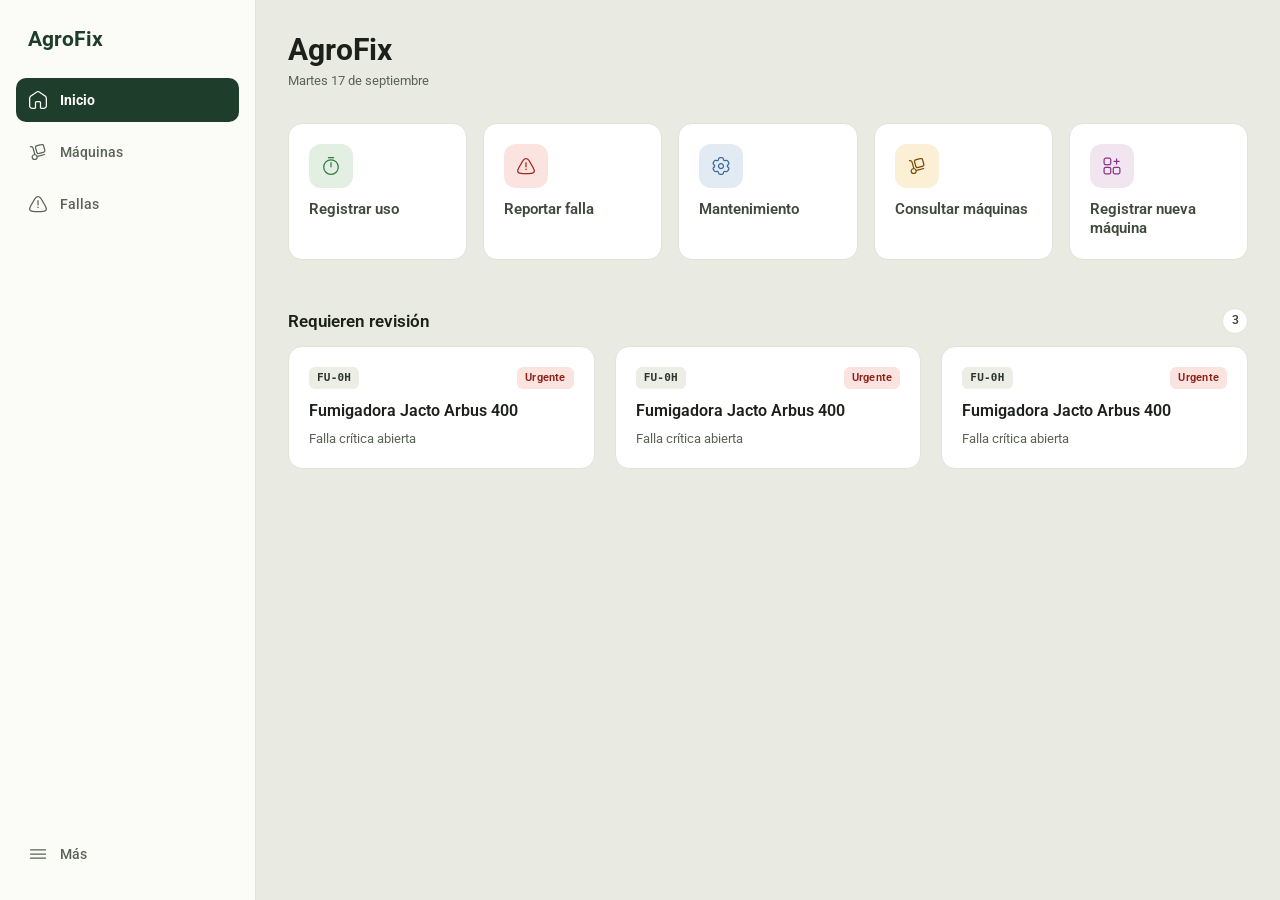
<file: index.html>
<!DOCTYPE html>
<html lang="es">
<head>
    <meta charset="UTF-8">
    <meta name="viewport" content="width=device-width, initial-scale=1.0">
    <meta name="description" content="AgroFix: control de uso, fallas y mantenimiento de maquinaria agrícola.">
    <title>AgroFix | Inicio</title>

    <link rel="preconnect" href="https://fonts.googleapis.com">
    <link rel="preconnect" href="https://fonts.gstatic.com" crossorigin>
    <link href="https://fonts.googleapis.com/css2?family=Roboto:ital,wght@0,100..900;1,100..900&display=swap" rel="stylesheet">

    <link rel="stylesheet" href="./assets/css/main.css">
    <link rel="stylesheet" href="./assets/css/components/navbar.css">
    <link rel="stylesheet" href="./assets/css/pages-styles/index.css">
</head>
<body>
    <nav class="navbar" aria-label="Navegación principal">
        <a class="navbar__brand" href="./index.html">AgroFix</a>
        <ul class="navbar__list">
            <li>
                <a class="navbar__link" href="./index.html" aria-current="page">
                    <svg aria-hidden="true" focusable="false" xmlns="http://www.w3.org/2000/svg" width="18" height="18" viewBox="0 0 24 24" fill="none"><path fill-rule="evenodd" clip-rule="evenodd" d="M11.093 1.36348C11.6886 1.21502 12.3115 1.21502 12.907 1.36348C13.5836 1.53212 14.188 1.95559 15.0637 2.56921C15.1029 2.59662 15.1425 2.62441 15.1828 2.65258L20.0415 6.05372C20.0729 6.07566 20.1038 6.0973 20.1343 6.11867C20.9195 6.66796 21.4412 7.03291 21.8259 7.51645C22.1656 7.9435 22.42 8.43199 22.575 8.95523C22.7505 9.54767 22.7503 10.1843 22.7501 11.1425C22.75 11.1798 22.75 11.2176 22.75 11.2558V17.2322C22.75 18.0451 22.7501 18.7007 22.7067 19.2316C22.662 19.7782 22.5677 20.2583 22.3413 20.7026C21.9818 21.4082 21.4081 21.9818 20.7025 22.3414C20.2583 22.5677 19.7781 22.6621 19.2315 22.7067C18.7006 22.7501 18.045 22.7501 17.2322 22.7501H16.5738C16.3163 22.7501 16.0799 22.7501 15.8822 22.734C15.669 22.7166 15.4359 22.6767 15.2056 22.5594C14.8763 22.3916 14.6086 22.1239 14.4408 21.7946C14.3234 21.5643 14.2836 21.3311 14.2662 21.118C14.25 20.9203 14.25 20.6838 14.25 20.4263L14.25 16.4002C14.25 15.9678 14.2495 15.6885 14.2321 15.476C14.2154 15.2723 14.1872 15.1968 14.1683 15.1597C14.0964 15.0186 13.9817 14.9038 13.8405 14.8319C13.8034 14.813 13.7279 14.7848 13.5242 14.7681C13.3117 14.7508 13.0325 14.7502 12.6 14.7502H11.4C10.9676 14.7502 10.6884 14.7508 10.4759 14.7681C10.2722 14.7848 10.1966 14.813 10.1595 14.8319C10.0184 14.9038 9.90369 15.0186 9.83179 15.1597C9.81289 15.1968 9.78463 15.2723 9.76799 15.476C9.75062 15.6885 9.75004 15.9678 9.75004 16.4002L9.75004 20.4263C9.75006 20.6838 9.75008 20.9203 9.73392 21.118C9.71651 21.3311 9.67665 21.5643 9.5593 21.7946C9.39152 22.1239 9.12381 22.3916 8.79452 22.5594C8.56422 22.6767 8.33104 22.7166 8.11791 22.734C7.92023 22.7501 7.68375 22.7501 7.42627 22.7501H6.76792C5.95509 22.7501 5.29948 22.7501 4.76857 22.7067C4.22193 22.6621 3.74179 22.5677 3.29758 22.3414C2.59197 21.9818 2.01829 21.4082 1.65877 20.7026C1.43242 20.2583 1.33807 19.7782 1.2934 19.2316C1.25003 18.7007 1.25003 18.045 1.25004 17.2322L1.25004 11.2558C1.25004 11.2176 1.25003 11.1798 1.25002 11.1425C1.24976 10.1843 1.24959 9.54768 1.42511 8.95523C1.58012 8.43199 1.83445 7.9435 2.17421 7.51645C2.55891 7.03292 3.08057 6.66797 3.86571 6.11868C3.89626 6.09731 3.9272 6.07566 3.95855 6.05372L8.81732 2.65258C8.85756 2.62442 8.89722 2.59662 8.93634 2.56921C9.81211 1.95559 10.4165 1.53212 11.093 1.36348ZM12.5442 2.81894C12.1869 2.72987 11.8132 2.72987 11.4558 2.81894C11.0839 2.91166 10.7201 3.15162 9.67751 3.88143L4.81875 7.28257C3.90723 7.92063 3.58036 8.15832 3.34803 8.45034C3.12819 8.72667 2.96362 9.04275 2.86332 9.38131C2.75732 9.7391 2.75004 10.1432 2.75004 11.2558V17.2001C2.75004 18.0526 2.75062 18.6468 2.78842 19.1094C2.8255 19.5633 2.89464 19.8241 2.99528 20.0216C3.21099 20.4449 3.5552 20.7891 3.97856 21.0049C4.17608 21.1055 4.43684 21.1746 4.89072 21.2117C5.35335 21.2495 5.94759 21.2501 6.80004 21.2501H7.40004C7.69244 21.2501 7.86664 21.2495 7.99576 21.239C8.07458 21.2325 8.1077 21.224 8.11658 21.2213C8.16122 21.1978 8.1977 21.1613 8.22122 21.1166C8.22397 21.1078 8.23247 21.0746 8.23891 20.9958C8.24946 20.8667 8.25004 20.6925 8.25004 20.4001L8.25004 16.3713C8.25003 15.9759 8.25001 15.6348 8.27297 15.3539C8.29719 15.0574 8.35068 14.7625 8.49528 14.4787C8.71099 14.0553 9.0552 13.7111 9.47856 13.4954C9.76235 13.3508 10.0573 13.2973 10.3538 13.2731C10.6347 13.2501 10.9758 13.2502 11.3711 13.2502H12.629C13.0243 13.2502 13.3654 13.2501 13.6463 13.2731C13.9428 13.2973 14.2377 13.3508 14.5215 13.4954C14.9449 13.7111 15.2891 14.0553 15.5048 14.4787C15.6494 14.7625 15.7029 15.0574 15.7271 15.3539C15.7501 15.6348 15.7501 15.9759 15.75 16.3712V20.4001C15.75 20.6925 15.7506 20.8667 15.7612 20.9958C15.7676 21.0746 15.7761 21.1078 15.7789 21.1166C15.8024 21.1613 15.8389 21.1978 15.8835 21.2213C15.8924 21.224 15.9255 21.2325 16.0043 21.239C16.1334 21.2495 16.3076 21.2501 16.6 21.2501H17.2C18.0525 21.2501 18.6467 21.2495 19.1094 21.2117C19.5632 21.1746 19.824 21.1055 20.0215 21.0049C20.4449 20.7891 20.7891 20.4449 21.0048 20.0216C21.1054 19.8241 21.1746 19.5633 21.2117 19.1094C21.2495 18.6468 21.25 18.0526 21.25 17.2001V11.2558C21.25 10.1432 21.2428 9.7391 21.1368 9.38131C21.0365 9.04275 20.8719 8.72667 20.652 8.45034C20.4197 8.15832 20.0928 7.92063 19.1813 7.28256L14.3226 3.88143C13.28 3.15162 12.9162 2.91166 12.5442 2.81894ZM15.8809 21.2204L15.8824 21.2209L15.8809 21.2204ZM8.22031 21.1192L8.22087 21.1177L8.22031 21.1192ZM8.11916 21.2204L8.11768 21.2209L8.11916 21.2204Z" fill="currentColor"></path></svg>
                    <span>Inicio</span>
                </a>
            </li>
            <li>
                <a class="navbar__link" href="./pages/maquinas.html">
                    <svg aria-hidden="true" focusable="false" xmlns="http://www.w3.org/2000/svg" width="18" height="18" viewBox="0 0 24 24" fill="none"><path fill-rule="evenodd" clip-rule="evenodd" d="M18.0909 2.54877C17.5385 2.23946 16.9504 2.20831 16.3288 2.286C15.7383 2.3598 15.02 2.54651 14.1567 2.7709L12.1384 3.2954C11.2755 3.51963 10.557 3.70634 10.0072 3.92891C9.4292 4.16293 8.92943 4.47736 8.60526 5.02195C8.27903 5.56998 8.24664 6.15584 8.32794 6.76777C8.40459 7.34473 8.59805 8.04488 8.82853 8.87901L9.37108 10.8429C9.60161 11.6775 9.79499 12.3775 10.0259 12.9139C10.271 13.4835 10.5985 13.9684 11.1541 14.2795C11.7064 14.5888 12.2945 14.62 12.9162 14.5423C13.5066 14.4685 14.225 14.2818 15.0882 14.0574L17.1066 13.5329C17.9695 13.3086 18.688 13.1219 19.2377 12.8994C19.8157 12.6653 20.3155 12.3509 20.6397 11.8063C20.9659 11.2583 20.9983 10.6724 20.917 10.0605C20.8403 9.48355 20.6469 8.7834 20.4164 7.94926L19.8738 5.98536C19.6433 5.1508 19.4499 4.45076 19.2191 3.91434C18.9739 3.34477 18.6465 2.85989 18.0909 2.54877ZM14.485 4.2354C15.4099 3.99503 16.0331 3.83463 16.5148 3.77442C16.9764 3.71673 17.1974 3.7676 17.358 3.85754C17.5154 3.94567 17.6656 4.09931 17.8413 4.50734C18.0265 4.93768 18.1937 5.53684 18.442 6.43548L18.9564 8.29754C19.2048 9.19641 19.3687 9.79611 19.4301 10.2581C19.4883 10.6968 19.4362 10.8956 19.3508 11.0391C19.2633 11.186 19.1047 11.3349 18.6748 11.509C18.2271 11.6903 17.605 11.8535 16.6798 12.0939L14.76 12.5929C13.835 12.8333 13.2118 12.9937 12.7301 13.0539C12.2685 13.1116 12.0476 13.0607 11.8869 12.9707C11.7296 12.8826 11.5793 12.729 11.4037 12.3209C11.2185 11.8906 11.0512 11.2914 10.8029 10.3928L10.2885 8.53074C10.0402 7.63187 9.87625 7.03217 9.81487 6.57022C9.75658 6.13148 9.80876 5.93269 9.89418 5.78921C9.98164 5.64227 10.1402 5.49334 10.5701 5.31928C11.0179 5.138 11.64 4.97476 12.5651 4.73434L14.485 4.2354Z" fill="currentColor"></path><path fill-rule="evenodd" clip-rule="evenodd" d="M3.2007 4.72469C2.80157 4.61396 2.38823 4.84775 2.27749 5.24688C2.16675 5.64602 2.40054 6.05936 2.79968 6.17009L4.50338 6.64278C4.92898 6.76086 5.24592 7.08236 5.35419 7.47427L7.3055 14.5374C7.23053 14.5521 7.1556 14.5692 7.0808 14.5887C5.10375 15.1025 3.89563 17.0913 4.43836 19.0558C4.97848 21.0108 7.03215 22.1384 9.00137 21.6266C10.7247 21.1788 11.8638 19.6102 11.7683 17.9139L20.1888 15.7256C20.5897 15.6214 20.8303 15.2119 20.7261 14.811C20.6219 14.4101 20.2124 14.1696 19.8115 14.2738L11.3734 16.4667C10.8651 15.4794 9.93146 14.7927 8.86688 14.5562L6.80003 7.07483C6.5469 6.1586 5.82129 5.45177 4.9044 5.19738L3.2007 4.72469ZM7.45809 16.0404C8.66981 15.7255 9.88575 16.4288 10.198 17.5589C10.5076 18.6796 9.82797 19.862 8.62408 20.1748C7.41235 20.4897 6.19641 19.7864 5.8842 18.6563C5.5746 17.5357 6.25419 16.3533 7.45809 16.0404Z" fill="currentColor"></path></svg>
                    <span>Máquinas</span>
                </a>
            </li>
            <li>
                <a class="navbar__link" href="./pages/fallas.html">
                    <svg aria-hidden="true" focusable="false" xmlns="http://www.w3.org/2000/svg" width="18" height="18" viewBox="0 0 24 24" fill="none"><path d="M12 7.25C12.4142 7.25 12.75 7.58579 12.75 8V13C12.75 13.4142 12.4142 13.75 12 13.75C11.5858 13.75 11.25 13.4142 11.25 13V8C11.25 7.58579 11.5858 7.25 12 7.25Z" fill="currentColor"></path><path d="M12 17C12.5523 17 13 16.5523 13 16C13 15.4477 12.5523 15 12 15C11.4477 15 11 15.4477 11 16C11 16.5523 11.4477 17 12 17Z" fill="currentColor"></path><path fill-rule="evenodd" clip-rule="evenodd" d="M8.2944 4.47643C9.36631 3.11493 10.5018 2.25 12 2.25C13.4981 2.25 14.6336 3.11493 15.7056 4.47643C16.7598 5.81544 17.8769 7.79622 19.3063 10.3305L19.7418 11.1027C20.9234 13.1976 21.8566 14.8523 22.3468 16.1804C22.8478 17.5376 22.9668 18.7699 22.209 19.8569C21.4736 20.9118 20.2466 21.3434 18.6991 21.5471C17.1576 21.75 15.0845 21.75 12.4248 21.75H11.5752C8.91552 21.75 6.84239 21.75 5.30082 21.5471C3.75331 21.3434 2.52637 20.9118 1.79099 19.8569C1.03318 18.7699 1.15218 17.5376 1.65314 16.1804C2.14334 14.8523 3.07658 13.1977 4.25818 11.1027L4.69361 10.3307C6.123 7.79629 7.24019 5.81547 8.2944 4.47643ZM9.47297 5.40432C8.49896 6.64148 7.43704 8.51988 5.96495 11.1299L5.60129 11.7747C4.37507 13.9488 3.50368 15.4986 3.06034 16.6998C2.6227 17.8855 2.68338 18.5141 3.02148 18.9991C3.38202 19.5163 4.05873 19.8706 5.49659 20.0599C6.92858 20.2484 8.9026 20.25 11.6363 20.25H12.3636C15.0974 20.25 17.0714 20.2484 18.5034 20.0599C19.9412 19.8706 20.6179 19.5163 20.9785 18.9991C21.3166 18.5141 21.3773 17.8855 20.9396 16.6998C20.4963 15.4986 19.6249 13.9488 18.3987 11.7747L18.035 11.1299C16.5629 8.51987 15.501 6.64148 14.527 5.40431C13.562 4.17865 12.8126 3.75 12 3.75C11.1874 3.75 10.4379 4.17865 9.47297 5.40432Z" fill="currentColor"></path></svg>
                    <span>Fallas</span>
                </a>
            </li>
            <li>
                <a class="navbar__link" href="#">
                    <svg aria-hidden="true" focusable="false" xmlns="http://www.w3.org/2000/svg" width="18" height="18" viewBox="0 0 24 24" fill="none"><path d="M3 7H21" stroke="currentColor" stroke-linejoin="round" stroke-width="1.5" stroke-linecap="round"></path><path d="M3 12H21" stroke="currentColor" stroke-linejoin="round" stroke-width="1.5" stroke-linecap="round"></path><path d="M3 17H21" stroke="currentColor" stroke-linejoin="round" stroke-width="1.5" stroke-linecap="round"></path></svg>
                    <span>Más</span>
                </a>
            </li>
        </ul>
    </nav>

    <header class="page-header index__header">
        <h1 class="page-header__title">AgroFix</h1>
        <time class="index__header-date" datetime="09-17">Martes 17 de septiembre</time>
    </header>

    <main class="page-main">
        <section class="index__actions" aria-labelledby="actions-title">
            <h2 id="actions-title" class="visually-hidden">Acciones rápidas</h2>
            <ul class="index__actions-list">
                <li class="index__action">
                    <a class="index__action-link" href="./pages/registrar-uso.html">
                        <span class="index__action-icon index__action-icon--green">
                            <svg aria-hidden="true" focusable="false" xmlns="http://www.w3.org/2000/svg" width="20" height="20" viewBox="0 0 24 24" fill="none"><path d="M20.75 13.25C20.75 18.08 16.83 22 12 22C7.17 22 3.25 18.08 3.25 13.25C3.25 8.42 7.17 4.5 12 4.5C16.83 4.5 20.75 8.42 20.75 13.25Z" stroke="currentColor" stroke-width="1.5" stroke-linecap="round" stroke-linejoin="round"></path><path d="M12 8V13" stroke="currentColor" stroke-width="1.5" stroke-linecap="round" stroke-linejoin="round"></path><path d="M9 2H15" stroke="currentColor" stroke-width="1.5" stroke-miterlimit="10" stroke-linecap="round" stroke-linejoin="round"></path></svg>
                        </span>
                        <span class="index__action-text">Registrar uso</span>
                    </a>
                </li>
                <li class="index__action">
                    <a class="index__action-link" href="./pages/reportar-falla.html">
                        <span class="index__action-icon index__action-icon--red">
                            <svg aria-hidden="true" focusable="false" xmlns="http://www.w3.org/2000/svg" width="20" height="20" viewBox="0 0 24 24" fill="none"><path d="M12 7.25C12.4142 7.25 12.75 7.58579 12.75 8V13C12.75 13.4142 12.4142 13.75 12 13.75C11.5858 13.75 11.25 13.4142 11.25 13V8C11.25 7.58579 11.5858 7.25 12 7.25Z" fill="currentColor"></path><path d="M12 17C12.5523 17 13 16.5523 13 16C13 15.4477 12.5523 15 12 15C11.4477 15 11 15.4477 11 16C11 16.5523 11.4477 17 12 17Z" fill="currentColor"></path><path fill-rule="evenodd" clip-rule="evenodd" d="M8.2944 4.47643C9.36631 3.11493 10.5018 2.25 12 2.25C13.4981 2.25 14.6336 3.11493 15.7056 4.47643C16.7598 5.81544 17.8769 7.79622 19.3063 10.3305L19.7418 11.1027C20.9234 13.1976 21.8566 14.8523 22.3468 16.1804C22.8478 17.5376 22.9668 18.7699 22.209 19.8569C21.4736 20.9118 20.2466 21.3434 18.6991 21.5471C17.1576 21.75 15.0845 21.75 12.4248 21.75H11.5752C8.91552 21.75 6.84239 21.75 5.30082 21.5471C3.75331 21.3434 2.52637 20.9118 1.79099 19.8569C1.03318 18.7699 1.15218 17.5376 1.65314 16.1804C2.14334 14.8523 3.07658 13.1977 4.25818 11.1027L4.69361 10.3307C6.123 7.79629 7.24019 5.81547 8.2944 4.47643ZM9.47297 5.40432C8.49896 6.64148 7.43704 8.51988 5.96495 11.1299L5.60129 11.7747C4.37507 13.9488 3.50368 15.4986 3.06034 16.6998C2.6227 17.8855 2.68338 18.5141 3.02148 18.9991C3.38202 19.5163 4.05873 19.8706 5.49659 20.0599C6.92858 20.2484 8.9026 20.25 11.6363 20.25H12.3636C15.0974 20.25 17.0714 20.2484 18.5034 20.0599C19.9412 19.8706 20.6179 19.5163 20.9785 18.9991C21.3166 18.5141 21.3773 17.8855 20.9396 16.6998C20.4963 15.4986 19.6249 13.9488 18.3987 11.7747L18.035 11.1299C16.5629 8.51987 15.501 6.64148 14.527 5.40431C13.562 4.17865 12.8126 3.75 12 3.75C11.1874 3.75 10.4379 4.17865 9.47297 5.40432Z" fill="currentColor"></path></svg>
                        </span>
                        <span class="index__action-text">Reportar falla</span>
                    </a>
                </li>
                <li class="index__action">
                    <a class="index__action-link" href="./pages/registrar-mantenimiento.html">
                        <span class="index__action-icon index__action-icon--blue">
                            <svg aria-hidden="true" focusable="false" xmlns="http://www.w3.org/2000/svg" width="20" height="20" viewBox="0 0 24 24" fill="none"><path fill-rule="evenodd" clip-rule="evenodd" d="M12 8.25C9.92894 8.25 8.25 9.92893 8.25 12C8.25 14.0711 9.92894 15.75 12 15.75C14.0711 15.75 15.75 14.0711 15.75 12C15.75 9.92893 14.0711 8.25 12 8.25ZM9.75 12C9.75 10.7574 10.7574 9.75 12 9.75C13.2426 9.75 14.25 10.7574 14.25 12C14.25 13.2426 13.2426 14.25 12 14.25C10.7574 14.25 9.75 13.2426 9.75 12Z" fill="currentColor"></path><path fill-rule="evenodd" clip-rule="evenodd" d="M11.9747 1.25C11.5303 1.24999 11.1592 1.24999 10.8546 1.27077C10.5375 1.29241 10.238 1.33905 9.94761 1.45933C9.27379 1.73844 8.73843 2.27379 8.45932 2.94762C8.31402 3.29842 8.27467 3.66812 8.25964 4.06996C8.24756 4.39299 8.08454 4.66251 7.84395 4.80141C7.60337 4.94031 7.28845 4.94673 7.00266 4.79568C6.64714 4.60777 6.30729 4.45699 5.93083 4.40743C5.20773 4.31223 4.47642 4.50819 3.89779 4.95219C3.64843 5.14353 3.45827 5.3796 3.28099 5.6434C3.11068 5.89681 2.92517 6.21815 2.70294 6.60307L2.67769 6.64681C2.45545 7.03172 2.26993 7.35304 2.13562 7.62723C1.99581 7.91267 1.88644 8.19539 1.84541 8.50701C1.75021 9.23012 1.94617 9.96142 2.39016 10.5401C2.62128 10.8412 2.92173 11.0602 3.26217 11.2741C3.53595 11.4461 3.68788 11.7221 3.68786 12C3.68785 12.2778 3.53592 12.5538 3.26217 12.7258C2.92169 12.9397 2.62121 13.1587 2.39007 13.4599C1.94607 14.0385 1.75012 14.7698 1.84531 15.4929C1.88634 15.8045 1.99571 16.0873 2.13552 16.3727C2.26983 16.6469 2.45535 16.9682 2.67758 17.3531L2.70284 17.3969C2.92507 17.7818 3.11058 18.1031 3.28089 18.3565C3.45817 18.6203 3.64833 18.8564 3.89769 19.0477C4.47632 19.4917 5.20763 19.6877 5.93073 19.5925C6.30717 19.5429 6.647 19.3922 7.0025 19.2043C7.28833 19.0532 7.60329 19.0596 7.8439 19.1986C8.08452 19.3375 8.24756 19.607 8.25964 19.9301C8.27467 20.3319 8.31403 20.7016 8.45932 21.0524C8.73843 21.7262 9.27379 22.2616 9.94761 22.5407C10.238 22.661 10.5375 22.7076 10.8546 22.7292C11.1592 22.75 11.5303 22.75 11.9747 22.75H12.0252C12.4697 22.75 12.8407 22.75 13.1454 22.7292C13.4625 22.7076 13.762 22.661 14.0524 22.5407C14.7262 22.2616 15.2616 21.7262 15.5407 21.0524C15.686 20.7016 15.7253 20.3319 15.7403 19.93C15.7524 19.607 15.9154 19.3375 16.156 19.1985C16.3966 19.0596 16.7116 19.0532 16.9974 19.2042C17.3529 19.3921 17.6927 19.5429 18.0692 19.5924C18.7923 19.6876 19.5236 19.4917 20.1022 19.0477C20.3516 18.8563 20.5417 18.6203 20.719 18.3565C20.8893 18.1031 21.0748 17.7818 21.297 17.3969L21.3223 17.3531C21.5445 16.9682 21.7301 16.6468 21.8644 16.3726C22.0042 16.0872 22.1135 15.8045 22.1546 15.4929C22.2498 14.7697 22.0538 14.0384 21.6098 13.4598C21.3787 13.1586 21.0782 12.9397 20.7378 12.7258C20.464 12.5538 20.3121 12.2778 20.3121 11.9999C20.3121 11.7221 20.464 11.4462 20.7377 11.2742C21.0783 11.0603 21.3788 10.8414 21.6099 10.5401C22.0539 9.96149 22.2499 9.23019 22.1547 8.50708C22.1136 8.19546 22.0043 7.91274 21.8645 7.6273C21.7302 7.35313 21.5447 7.03183 21.3224 6.64695L21.2972 6.60318C21.0749 6.21825 20.8894 5.89688 20.7191 5.64347C20.5418 5.37967 20.3517 5.1436 20.1023 4.95225C19.5237 4.50826 18.7924 4.3123 18.0692 4.4075C17.6928 4.45706 17.353 4.60782 16.9975 4.79572C16.7117 4.94679 16.3967 4.94036 16.1561 4.80144C15.9155 4.66253 15.7524 4.39297 15.7403 4.06991C15.7253 3.66808 15.686 3.2984 15.5407 2.94762C15.2616 2.27379 14.7262 1.73844 14.0524 1.45933C13.762 1.33905 13.4625 1.29241 13.1454 1.27077C12.8407 1.24999 12.4697 1.24999 12.0252 1.25H11.9747ZM10.5216 2.84515C10.5988 2.81319 10.716 2.78372 10.9567 2.76729C11.2042 2.75041 11.5238 2.75 12 2.75C12.4762 2.75 12.7958 2.75041 13.0432 2.76729C13.284 2.78372 13.4012 2.81319 13.4783 2.84515C13.7846 2.97202 14.028 3.21536 14.1548 3.52165C14.1949 3.61826 14.228 3.76887 14.2414 4.12597C14.271 4.91835 14.68 5.68129 15.4061 6.10048C16.1321 6.51968 16.9974 6.4924 17.6984 6.12188C18.0143 5.9549 18.1614 5.90832 18.265 5.89467C18.5937 5.8514 18.9261 5.94047 19.1891 6.14228C19.2554 6.19312 19.3395 6.27989 19.4741 6.48016C19.6125 6.68603 19.7726 6.9626 20.0107 7.375C20.2488 7.78741 20.4083 8.06438 20.5174 8.28713C20.6235 8.50382 20.6566 8.62007 20.6675 8.70287C20.7108 9.03155 20.6217 9.36397 20.4199 9.62698C20.3562 9.70995 20.2424 9.81399 19.9397 10.0041C19.2684 10.426 18.8122 11.1616 18.8121 11.9999C18.8121 12.8383 19.2683 13.574 19.9397 13.9959C20.2423 14.186 20.3561 14.29 20.4198 14.373C20.6216 14.636 20.7107 14.9684 20.6674 15.2971C20.6565 15.3799 20.6234 15.4961 20.5173 15.7128C20.4082 15.9355 20.2487 16.2125 20.0106 16.6249C19.7725 17.0373 19.6124 17.3139 19.474 17.5198C19.3394 17.72 19.2553 17.8068 19.189 17.8576C18.926 18.0595 18.5936 18.1485 18.2649 18.1053C18.1613 18.0916 18.0142 18.045 17.6983 17.8781C16.9973 17.5075 16.132 17.4803 15.4059 17.8995C14.68 18.3187 14.271 19.0816 14.2414 19.874C14.228 20.2311 14.1949 20.3817 14.1548 20.4784C14.028 20.7846 13.7846 21.028 13.4783 21.1549C13.4012 21.1868 13.284 21.2163 13.0432 21.2327C12.7958 21.2496 12.4762 21.25 12 21.25C11.5238 21.25 11.2042 21.2496 10.9567 21.2327C10.716 21.2163 10.5988 21.1868 10.5216 21.1549C10.2154 21.028 9.97201 20.7846 9.84514 20.4784C9.80512 20.3817 9.77195 20.2311 9.75859 19.874C9.72896 19.0817 9.31997 18.3187 8.5939 17.8995C7.86784 17.4803 7.00262 17.5076 6.30158 17.8781C5.98565 18.0451 5.83863 18.0917 5.73495 18.1053C5.40626 18.1486 5.07385 18.0595 4.81084 17.8577C4.74458 17.8069 4.66045 17.7201 4.52586 17.5198C4.38751 17.314 4.22736 17.0374 3.98926 16.625C3.75115 16.2126 3.59171 15.9356 3.4826 15.7129C3.37646 15.4962 3.34338 15.3799 3.33248 15.2971C3.28921 14.9684 3.37828 14.636 3.5801 14.373C3.64376 14.2901 3.75761 14.186 4.0602 13.9959C4.73158 13.5741 5.18782 12.8384 5.18786 12.0001C5.18791 11.1616 4.73165 10.4259 4.06021 10.004C3.75769 9.81389 3.64385 9.70987 3.58019 9.62691C3.37838 9.3639 3.28931 9.03149 3.33258 8.7028C3.34348 8.62001 3.37656 8.50375 3.4827 8.28707C3.59181 8.06431 3.75125 7.78734 3.98935 7.37493C4.22746 6.96253 4.3876 6.68596 4.52596 6.48009C4.66055 6.27983 4.74468 6.19305 4.81093 6.14222C5.07395 5.9404 5.40636 5.85133 5.73504 5.8946C5.83873 5.90825 5.98576 5.95483 6.30173 6.12184C7.00273 6.49235 7.86791 6.51962 8.59394 6.10045C9.31998 5.68128 9.72896 4.91837 9.75859 4.12602C9.77195 3.76889 9.80512 3.61827 9.84514 3.52165C9.97201 3.21536 10.2154 2.97202 10.5216 2.84515Z" fill="currentColor"></path></svg>
                        </span>
                        <span class="index__action-text">Mantenimiento</span>
                    </a>
                </li>
                <li class="index__action">
                    <a class="index__action-link" href="./pages/maquinas.html">
                        <span class="index__action-icon index__action-icon--yellow">
                            <svg aria-hidden="true" focusable="false" xmlns="http://www.w3.org/2000/svg" width="20" height="20" viewBox="0 0 24 24" fill="none"><path fill-rule="evenodd" clip-rule="evenodd" d="M18.0909 2.54877C17.5385 2.23946 16.9504 2.20831 16.3288 2.286C15.7383 2.3598 15.02 2.54651 14.1567 2.7709L12.1384 3.2954C11.2755 3.51963 10.557 3.70634 10.0072 3.92891C9.4292 4.16293 8.92943 4.47736 8.60526 5.02195C8.27903 5.56998 8.24664 6.15584 8.32794 6.76777C8.40459 7.34473 8.59805 8.04488 8.82853 8.87901L9.37108 10.8429C9.60161 11.6775 9.79499 12.3775 10.0259 12.9139C10.271 13.4835 10.5985 13.9684 11.1541 14.2795C11.7064 14.5888 12.2945 14.62 12.9162 14.5423C13.5066 14.4685 14.225 14.2818 15.0882 14.0574L17.1066 13.5329C17.9695 13.3086 18.688 13.1219 19.2377 12.8994C19.8157 12.6653 20.3155 12.3509 20.6397 11.8063C20.9659 11.2583 20.9983 10.6724 20.917 10.0605C20.8403 9.48355 20.6469 8.7834 20.4164 7.94926L19.8738 5.98536C19.6433 5.1508 19.4499 4.45076 19.2191 3.91434C18.9739 3.34477 18.6465 2.85989 18.0909 2.54877ZM14.485 4.2354C15.4099 3.99503 16.0331 3.83463 16.5148 3.77442C16.9764 3.71673 17.1974 3.7676 17.358 3.85754C17.5154 3.94567 17.6656 4.09931 17.8413 4.50734C18.0265 4.93768 18.1937 5.53684 18.442 6.43548L18.9564 8.29754C19.2048 9.19641 19.3687 9.79611 19.4301 10.2581C19.4883 10.6968 19.4362 10.8956 19.3508 11.0391C19.2633 11.186 19.1047 11.3349 18.6748 11.509C18.2271 11.6903 17.605 11.8535 16.6798 12.0939L14.76 12.5929C13.835 12.8333 13.2118 12.9937 12.7301 13.0539C12.2685 13.1116 12.0476 13.0607 11.8869 12.9707C11.7296 12.8826 11.5793 12.729 11.4037 12.3209C11.2185 11.8906 11.0512 11.2914 10.8029 10.3928L10.2885 8.53074C10.0402 7.63187 9.87625 7.03217 9.81487 6.57022C9.75658 6.13148 9.80876 5.93269 9.89418 5.78921C9.98164 5.64227 10.1402 5.49334 10.5701 5.31928C11.0179 5.138 11.64 4.97476 12.5651 4.73434L14.485 4.2354Z" fill="currentColor"></path><path fill-rule="evenodd" clip-rule="evenodd" d="M3.2007 4.72469C2.80157 4.61396 2.38823 4.84775 2.27749 5.24688C2.16675 5.64602 2.40054 6.05936 2.79968 6.17009L4.50338 6.64278C4.92898 6.76086 5.24592 7.08236 5.35419 7.47427L7.3055 14.5374C7.23053 14.5521 7.1556 14.5692 7.0808 14.5887C5.10375 15.1025 3.89563 17.0913 4.43836 19.0558C4.97848 21.0108 7.03215 22.1384 9.00137 21.6266C10.7247 21.1788 11.8638 19.6102 11.7683 17.9139L20.1888 15.7256C20.5897 15.6214 20.8303 15.2119 20.7261 14.811C20.6219 14.4101 20.2124 14.1696 19.8115 14.2738L11.3734 16.4667C10.8651 15.4794 9.93146 14.7927 8.86688 14.5562L6.80003 7.07483C6.5469 6.1586 5.82129 5.45177 4.9044 5.19738L3.2007 4.72469ZM7.45809 16.0404C8.66981 15.7255 9.88575 16.4288 10.198 17.5589C10.5076 18.6796 9.82797 19.862 8.62408 20.1748C7.41235 20.4897 6.19641 19.7864 5.8842 18.6563C5.5746 17.5357 6.25419 16.3533 7.45809 16.0404Z" fill="currentColor"></path></svg>
                        </span>
                        <span class="index__action-text">Consultar máquinas</span>
                    </a>
                </li>
                <li class="index__action">
                    <a class="index__action-link" href="./pages/registrar-maquina.html">
                        <span class="index__action-icon index__action-icon--purple">
                            <svg aria-hidden="true" focusable="false" xmlns="http://www.w3.org/2000/svg" width="20" height="20" viewBox="0 0 24 24" fill="none"><path fill-rule="evenodd" clip-rule="evenodd" d="M6.448 1.75C5.54954 1.74997 4.8003 1.74995 4.20552 1.82991C3.57773 1.91432 3.01093 2.09999 2.55546 2.55546C2.09999 3.01093 1.91432 3.57773 1.82991 4.20552C1.74995 4.8003 1.74997 5.54951 1.75 6.44798V6.552C1.74997 7.45047 1.74995 8.19971 1.82991 8.79448C1.91432 9.42228 2.09999 9.98908 2.55546 10.4445C3.01093 10.9 3.57773 11.0857 4.20552 11.1701C4.8003 11.2501 5.54951 11.25 6.44798 11.25H6.552C7.45047 11.25 8.19971 11.2501 8.79448 11.1701C9.42228 11.0857 9.98908 10.9 10.4445 10.4445C10.9 9.98908 11.0857 9.42228 11.1701 8.79448C11.2501 8.19971 11.25 7.4505 11.25 6.55203V6.44801C11.25 5.54954 11.2501 4.8003 11.1701 4.20552C11.0857 3.57773 10.9 3.01093 10.4445 2.55546C9.98908 2.09999 9.42228 1.91432 8.79448 1.82991C8.19971 1.74995 7.4505 1.74997 6.55203 1.75H6.448ZM3.61612 3.61612C3.74644 3.4858 3.94393 3.37858 4.4054 3.31654C4.88843 3.2516 5.53599 3.25 6.5 3.25C7.46401 3.25 8.11157 3.2516 8.59461 3.31654C9.05607 3.37858 9.25357 3.4858 9.38389 3.61612C9.5142 3.74644 9.62143 3.94393 9.68347 4.4054C9.74841 4.88843 9.75 5.53599 9.75 6.5C9.75 7.46401 9.74841 8.11157 9.68347 8.59461C9.62143 9.05607 9.5142 9.25357 9.38389 9.38389C9.25357 9.5142 9.05607 9.62143 8.59461 9.68347C8.11157 9.74841 7.46401 9.75 6.5 9.75C5.53599 9.75 4.88843 9.74841 4.4054 9.68347C3.94393 9.62143 3.74644 9.5142 3.61612 9.38389C3.4858 9.25357 3.37858 9.05607 3.31654 8.59461C3.2516 8.11157 3.25 7.46401 3.25 6.5C3.25 5.53599 3.2516 4.88843 3.31654 4.4054C3.37858 3.94393 3.4858 3.74644 3.61612 3.61612Z" fill="currentColor"></path><path d="M18.25 3.5C18.25 3.08579 17.9142 2.75 17.5 2.75C17.0858 2.75 16.75 3.08579 16.75 3.5V5.75H14.5C14.0858 5.75 13.75 6.08579 13.75 6.5C13.75 6.91422 14.0858 7.25 14.5 7.25H16.75V9.5C16.75 9.91422 17.0858 10.25 17.5 10.25C17.9142 10.25 18.25 9.91422 18.25 9.5V7.25H20.5C20.9142 7.25 21.25 6.91422 21.25 6.5C21.25 6.08579 20.9142 5.75 20.5 5.75H18.25V3.5Z" fill="currentColor"></path><path fill-rule="evenodd" clip-rule="evenodd" d="M17.448 12.75H17.552C18.4505 12.75 19.1997 12.7499 19.7945 12.8299C20.4223 12.9143 20.9891 13.1 21.4445 13.5555C21.9 14.0109 22.0857 14.5777 22.1701 15.2055C22.2501 15.8003 22.25 16.5495 22.25 17.4479V17.552C22.25 18.4505 22.2501 19.1997 22.1701 19.7945C22.0857 20.4223 21.9 20.9891 21.4445 21.4445C20.9891 21.9 20.4223 22.0857 19.7945 22.1701C19.1997 22.2501 18.4505 22.25 17.5521 22.25H17.448C16.5496 22.25 15.8003 22.2501 15.2055 22.1701C14.5777 22.0857 14.0109 21.9 13.5555 21.4445C13.1 20.9891 12.9143 20.4223 12.8299 19.7945C12.7499 19.1997 12.75 18.4505 12.75 17.552V17.448C12.75 16.5495 12.7499 15.8003 12.8299 15.2055C12.9143 14.5777 13.1 14.0109 13.5555 13.5555C14.0109 13.1 14.5777 12.9143 15.2055 12.8299C15.8003 12.7499 16.5495 12.75 17.448 12.75ZM15.4054 14.3165C14.9439 14.3786 14.7464 14.4858 14.6161 14.6161C14.4858 14.7464 14.3786 14.9439 14.3165 15.4054C14.2516 15.8884 14.25 16.536 14.25 17.5C14.25 18.464 14.2516 19.1116 14.3165 19.5946C14.3786 20.0561 14.4858 20.2536 14.6161 20.3839C14.7464 20.5142 14.9439 20.6214 15.4054 20.6835C15.8884 20.7484 16.536 20.75 17.5 20.75C18.464 20.75 19.1116 20.7484 19.5946 20.6835C20.0561 20.6214 20.2536 20.5142 20.3839 20.3839C20.5142 20.2536 20.6214 20.0561 20.6835 19.5946C20.7484 19.1116 20.75 18.464 20.75 17.5C20.75 16.536 20.7484 15.8884 20.6835 15.4054C20.6214 14.9439 20.5142 14.7464 20.3839 14.6161C20.2536 14.4858 20.0561 14.3786 19.5946 14.3165C19.1116 14.2516 18.464 14.25 17.5 14.25C16.536 14.25 15.8884 14.2516 15.4054 14.3165Z" fill="currentColor"></path><path fill-rule="evenodd" clip-rule="evenodd" d="M6.448 12.75C5.54952 12.75 4.8003 12.7499 4.20552 12.8299C3.57773 12.9143 3.01093 13.1 2.55546 13.5555C2.09999 14.0109 1.91432 14.5777 1.82991 15.2055C1.74995 15.8003 1.74997 16.5495 1.75 17.448V17.552C1.74997 18.4505 1.74995 19.1997 1.82991 19.7945C1.91432 20.4223 2.09999 20.9891 2.55546 21.4445C3.01093 21.9 3.57773 22.0857 4.20552 22.1701C4.8003 22.2501 5.54951 22.25 6.44798 22.25H6.552C7.45047 22.25 8.19971 22.2501 8.79448 22.1701C9.42228 22.0857 9.98908 21.9 10.4445 21.4445C10.9 20.9891 11.0857 20.4223 11.1701 19.7945C11.2501 19.1997 11.25 18.4505 11.25 17.552V17.448C11.25 16.5495 11.2501 15.8003 11.1701 15.2055C11.0857 14.5777 10.9 14.0109 10.4445 13.5555C9.98908 13.1 9.42228 12.9143 8.79448 12.8299C8.1997 12.7499 7.45048 12.75 6.552 12.75H6.448ZM3.61612 14.6161C3.74644 14.4858 3.94393 14.3786 4.4054 14.3165C4.88843 14.2516 5.53599 14.25 6.5 14.25C7.46401 14.25 8.11157 14.2516 8.59461 14.3165C9.05607 14.3786 9.25357 14.4858 9.38389 14.6161C9.5142 14.7464 9.62143 14.9439 9.68347 15.4054C9.74841 15.8884 9.75 16.536 9.75 17.5C9.75 18.464 9.74841 19.1116 9.68347 19.5946C9.62143 20.0561 9.5142 20.2536 9.38389 20.3839C9.25357 20.5142 9.05607 20.6214 8.59461 20.6835C8.11157 20.7484 7.46401 20.75 6.5 20.75C5.53599 20.75 4.88843 20.7484 4.4054 20.6835C3.94393 20.6214 3.74644 20.5142 3.61612 20.3839C3.4858 20.2536 3.37858 20.0561 3.31654 19.5946C3.2516 19.1116 3.25 18.464 3.25 17.5C3.25 16.536 3.2516 15.8884 3.31654 15.4054C3.37858 14.9439 3.4858 14.7464 3.61612 14.6161Z" fill="currentColor"></path></svg>
                        </span>
                        <span class="index__action-text">Registrar nueva máquina</span>
                    </a>
                </li>
            </ul>
        </section>

        <section class="index__review" aria-labelledby="review-title">
            <header class="section-header">
                <h2 id="review-title" class="section-header__title">Requieren revisión</h2>
                <span class="counter" aria-label="3 máquinas">3</span>
            </header>
            <ul class="card-grid">
                <li>
                    <article class="card card--link">
                        <header class="card__header">
                            <span class="badge badge--code">FU-0H</span>
                            <span class="badge badge--danger">Urgente</span>
                        </header>
                        <h3 class="card__title"><a class="card__link" href="./pages/maquina.html?id=FU-0H">Fumigadora Jacto Arbus 400</a></h3>
                        <p class="card__text">Falla crítica abierta</p>
                    </article>
                </li>
                <li>
                    <article class="card card--link">
                        <header class="card__header">
                            <span class="badge badge--code">FU-0H</span>
                            <span class="badge badge--danger">Urgente</span>
                        </header>
                        <h3 class="card__title"><a class="card__link" href="./pages/maquina.html?id=FU-0H">Fumigadora Jacto Arbus 400</a></h3>
                        <p class="card__text">Falla crítica abierta</p>
                    </article>
                </li>
                <li>
                    <article class="card card--link">
                        <header class="card__header">
                            <span class="badge badge--code">FU-0H</span>
                            <span class="badge badge--danger">Urgente</span>
                        </header>
                        <h3 class="card__title"><a class="card__link" href="./pages/maquina.html?id=FU-0H">Fumigadora Jacto Arbus 400</a></h3>
                        <p class="card__text">Falla crítica abierta</p>
                    </article>
                </li>
            </ul>
        </section>
    </main>
</body>
</html>
</file>
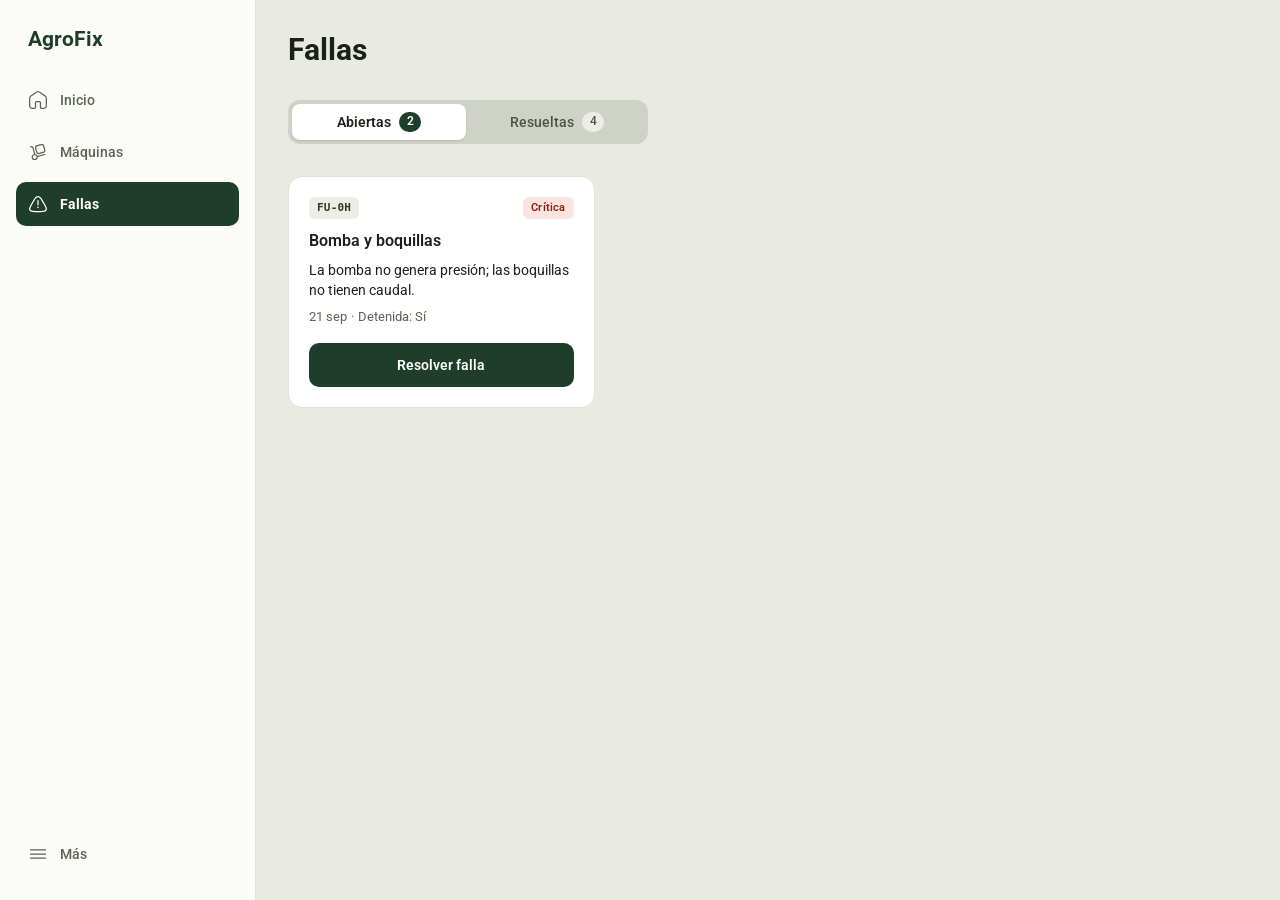
<file: pages/fallas.html>
<!DOCTYPE html>
<html lang="es">
<head>
    <meta charset="UTF-8">
    <meta name="viewport" content="width=device-width, initial-scale=1.0">
    <meta name="description" content="AgroFix: control de uso, fallas y mantenimiento de maquinaria agrícola.">
    <title>AgroFix | Fallas</title>

    <link rel="preconnect" href="https://fonts.googleapis.com">
    <link rel="preconnect" href="https://fonts.gstatic.com" crossorigin>
    <link href="https://fonts.googleapis.com/css2?family=Roboto:ital,wght@0,100..900;1,100..900&display=swap" rel="stylesheet">

    <link rel="stylesheet" href="../assets/css/main.css">
    <link rel="stylesheet" href="../assets/css/components/navbar.css">
    <link rel="stylesheet" href="../assets/css/pages-styles/fallas.css">
</head>
<body>
    <nav class="navbar" aria-label="Navegación principal">
        <a class="navbar__brand" href="../index.html">AgroFix</a>
        <ul class="navbar__list">
            <li>
                <a class="navbar__link" href="../index.html">
                    <svg aria-hidden="true" focusable="false" xmlns="http://www.w3.org/2000/svg" width="18" height="18" viewBox="0 0 24 24" fill="none"><path fill-rule="evenodd" clip-rule="evenodd" d="M11.093 1.36348C11.6886 1.21502 12.3115 1.21502 12.907 1.36348C13.5836 1.53212 14.188 1.95559 15.0637 2.56921C15.1029 2.59662 15.1425 2.62441 15.1828 2.65258L20.0415 6.05372C20.0729 6.07566 20.1038 6.0973 20.1343 6.11867C20.9195 6.66796 21.4412 7.03291 21.8259 7.51645C22.1656 7.9435 22.42 8.43199 22.575 8.95523C22.7505 9.54767 22.7503 10.1843 22.7501 11.1425C22.75 11.1798 22.75 11.2176 22.75 11.2558V17.2322C22.75 18.0451 22.7501 18.7007 22.7067 19.2316C22.662 19.7782 22.5677 20.2583 22.3413 20.7026C21.9818 21.4082 21.4081 21.9818 20.7025 22.3414C20.2583 22.5677 19.7781 22.6621 19.2315 22.7067C18.7006 22.7501 18.045 22.7501 17.2322 22.7501H16.5738C16.3163 22.7501 16.0799 22.7501 15.8822 22.734C15.669 22.7166 15.4359 22.6767 15.2056 22.5594C14.8763 22.3916 14.6086 22.1239 14.4408 21.7946C14.3234 21.5643 14.2836 21.3311 14.2662 21.118C14.25 20.9203 14.25 20.6838 14.25 20.4263L14.25 16.4002C14.25 15.9678 14.2495 15.6885 14.2321 15.476C14.2154 15.2723 14.1872 15.1968 14.1683 15.1597C14.0964 15.0186 13.9817 14.9038 13.8405 14.8319C13.8034 14.813 13.7279 14.7848 13.5242 14.7681C13.3117 14.7508 13.0325 14.7502 12.6 14.7502H11.4C10.9676 14.7502 10.6884 14.7508 10.4759 14.7681C10.2722 14.7848 10.1966 14.813 10.1595 14.8319C10.0184 14.9038 9.90369 15.0186 9.83179 15.1597C9.81289 15.1968 9.78463 15.2723 9.76799 15.476C9.75062 15.6885 9.75004 15.9678 9.75004 16.4002L9.75004 20.4263C9.75006 20.6838 9.75008 20.9203 9.73392 21.118C9.71651 21.3311 9.67665 21.5643 9.5593 21.7946C9.39152 22.1239 9.12381 22.3916 8.79452 22.5594C8.56422 22.6767 8.33104 22.7166 8.11791 22.734C7.92023 22.7501 7.68375 22.7501 7.42627 22.7501H6.76792C5.95509 22.7501 5.29948 22.7501 4.76857 22.7067C4.22193 22.6621 3.74179 22.5677 3.29758 22.3414C2.59197 21.9818 2.01829 21.4082 1.65877 20.7026C1.43242 20.2583 1.33807 19.7782 1.2934 19.2316C1.25003 18.7007 1.25003 18.045 1.25004 17.2322L1.25004 11.2558C1.25004 11.2176 1.25003 11.1798 1.25002 11.1425C1.24976 10.1843 1.24959 9.54768 1.42511 8.95523C1.58012 8.43199 1.83445 7.9435 2.17421 7.51645C2.55891 7.03292 3.08057 6.66797 3.86571 6.11868C3.89626 6.09731 3.9272 6.07566 3.95855 6.05372L8.81732 2.65258C8.85756 2.62442 8.89722 2.59662 8.93634 2.56921C9.81211 1.95559 10.4165 1.53212 11.093 1.36348ZM12.5442 2.81894C12.1869 2.72987 11.8132 2.72987 11.4558 2.81894C11.0839 2.91166 10.7201 3.15162 9.67751 3.88143L4.81875 7.28257C3.90723 7.92063 3.58036 8.15832 3.34803 8.45034C3.12819 8.72667 2.96362 9.04275 2.86332 9.38131C2.75732 9.7391 2.75004 10.1432 2.75004 11.2558V17.2001C2.75004 18.0526 2.75062 18.6468 2.78842 19.1094C2.8255 19.5633 2.89464 19.8241 2.99528 20.0216C3.21099 20.4449 3.5552 20.7891 3.97856 21.0049C4.17608 21.1055 4.43684 21.1746 4.89072 21.2117C5.35335 21.2495 5.94759 21.2501 6.80004 21.2501H7.40004C7.69244 21.2501 7.86664 21.2495 7.99576 21.239C8.07458 21.2325 8.1077 21.224 8.11658 21.2213C8.16122 21.1978 8.1977 21.1613 8.22122 21.1166C8.22397 21.1078 8.23247 21.0746 8.23891 20.9958C8.24946 20.8667 8.25004 20.6925 8.25004 20.4001L8.25004 16.3713C8.25003 15.9759 8.25001 15.6348 8.27297 15.3539C8.29719 15.0574 8.35068 14.7625 8.49528 14.4787C8.71099 14.0553 9.0552 13.7111 9.47856 13.4954C9.76235 13.3508 10.0573 13.2973 10.3538 13.2731C10.6347 13.2501 10.9758 13.2502 11.3711 13.2502H12.629C13.0243 13.2502 13.3654 13.2501 13.6463 13.2731C13.9428 13.2973 14.2377 13.3508 14.5215 13.4954C14.9449 13.7111 15.2891 14.0553 15.5048 14.4787C15.6494 14.7625 15.7029 15.0574 15.7271 15.3539C15.7501 15.6348 15.7501 15.9759 15.75 16.3712V20.4001C15.75 20.6925 15.7506 20.8667 15.7612 20.9958C15.7676 21.0746 15.7761 21.1078 15.7789 21.1166C15.8024 21.1613 15.8389 21.1978 15.8835 21.2213C15.8924 21.224 15.9255 21.2325 16.0043 21.239C16.1334 21.2495 16.3076 21.2501 16.6 21.2501H17.2C18.0525 21.2501 18.6467 21.2495 19.1094 21.2117C19.5632 21.1746 19.824 21.1055 20.0215 21.0049C20.4449 20.7891 20.7891 20.4449 21.0048 20.0216C21.1054 19.8241 21.1746 19.5633 21.2117 19.1094C21.2495 18.6468 21.25 18.0526 21.25 17.2001V11.2558C21.25 10.1432 21.2428 9.7391 21.1368 9.38131C21.0365 9.04275 20.8719 8.72667 20.652 8.45034C20.4197 8.15832 20.0928 7.92063 19.1813 7.28256L14.3226 3.88143C13.28 3.15162 12.9162 2.91166 12.5442 2.81894ZM15.8809 21.2204L15.8824 21.2209L15.8809 21.2204ZM8.22031 21.1192L8.22087 21.1177L8.22031 21.1192ZM8.11916 21.2204L8.11768 21.2209L8.11916 21.2204Z" fill="currentColor"></path></svg>
                    <span>Inicio</span>
                </a>
            </li>
            <li>
                <a class="navbar__link" href="./maquinas.html">
                    <svg aria-hidden="true" focusable="false" xmlns="http://www.w3.org/2000/svg" width="18" height="18" viewBox="0 0 24 24" fill="none"><path fill-rule="evenodd" clip-rule="evenodd" d="M18.0909 2.54877C17.5385 2.23946 16.9504 2.20831 16.3288 2.286C15.7383 2.3598 15.02 2.54651 14.1567 2.7709L12.1384 3.2954C11.2755 3.51963 10.557 3.70634 10.0072 3.92891C9.4292 4.16293 8.92943 4.47736 8.60526 5.02195C8.27903 5.56998 8.24664 6.15584 8.32794 6.76777C8.40459 7.34473 8.59805 8.04488 8.82853 8.87901L9.37108 10.8429C9.60161 11.6775 9.79499 12.3775 10.0259 12.9139C10.271 13.4835 10.5985 13.9684 11.1541 14.2795C11.7064 14.5888 12.2945 14.62 12.9162 14.5423C13.5066 14.4685 14.225 14.2818 15.0882 14.0574L17.1066 13.5329C17.9695 13.3086 18.688 13.1219 19.2377 12.8994C19.8157 12.6653 20.3155 12.3509 20.6397 11.8063C20.9659 11.2583 20.9983 10.6724 20.917 10.0605C20.8403 9.48355 20.6469 8.7834 20.4164 7.94926L19.8738 5.98536C19.6433 5.1508 19.4499 4.45076 19.2191 3.91434C18.9739 3.34477 18.6465 2.85989 18.0909 2.54877ZM14.485 4.2354C15.4099 3.99503 16.0331 3.83463 16.5148 3.77442C16.9764 3.71673 17.1974 3.7676 17.358 3.85754C17.5154 3.94567 17.6656 4.09931 17.8413 4.50734C18.0265 4.93768 18.1937 5.53684 18.442 6.43548L18.9564 8.29754C19.2048 9.19641 19.3687 9.79611 19.4301 10.2581C19.4883 10.6968 19.4362 10.8956 19.3508 11.0391C19.2633 11.186 19.1047 11.3349 18.6748 11.509C18.2271 11.6903 17.605 11.8535 16.6798 12.0939L14.76 12.5929C13.835 12.8333 13.2118 12.9937 12.7301 13.0539C12.2685 13.1116 12.0476 13.0607 11.8869 12.9707C11.7296 12.8826 11.5793 12.729 11.4037 12.3209C11.2185 11.8906 11.0512 11.2914 10.8029 10.3928L10.2885 8.53074C10.0402 7.63187 9.87625 7.03217 9.81487 6.57022C9.75658 6.13148 9.80876 5.93269 9.89418 5.78921C9.98164 5.64227 10.1402 5.49334 10.5701 5.31928C11.0179 5.138 11.64 4.97476 12.5651 4.73434L14.485 4.2354Z" fill="currentColor"></path><path fill-rule="evenodd" clip-rule="evenodd" d="M3.2007 4.72469C2.80157 4.61396 2.38823 4.84775 2.27749 5.24688C2.16675 5.64602 2.40054 6.05936 2.79968 6.17009L4.50338 6.64278C4.92898 6.76086 5.24592 7.08236 5.35419 7.47427L7.3055 14.5374C7.23053 14.5521 7.1556 14.5692 7.0808 14.5887C5.10375 15.1025 3.89563 17.0913 4.43836 19.0558C4.97848 21.0108 7.03215 22.1384 9.00137 21.6266C10.7247 21.1788 11.8638 19.6102 11.7683 17.9139L20.1888 15.7256C20.5897 15.6214 20.8303 15.2119 20.7261 14.811C20.6219 14.4101 20.2124 14.1696 19.8115 14.2738L11.3734 16.4667C10.8651 15.4794 9.93146 14.7927 8.86688 14.5562L6.80003 7.07483C6.5469 6.1586 5.82129 5.45177 4.9044 5.19738L3.2007 4.72469ZM7.45809 16.0404C8.66981 15.7255 9.88575 16.4288 10.198 17.5589C10.5076 18.6796 9.82797 19.862 8.62408 20.1748C7.41235 20.4897 6.19641 19.7864 5.8842 18.6563C5.5746 17.5357 6.25419 16.3533 7.45809 16.0404Z" fill="currentColor"></path></svg>
                    <span>Máquinas</span>
                </a>
            </li>
            <li>
                <a class="navbar__link" href="./fallas.html" aria-current="page">
                    <svg aria-hidden="true" focusable="false" xmlns="http://www.w3.org/2000/svg" width="18" height="18" viewBox="0 0 24 24" fill="none"><path d="M12 7.25C12.4142 7.25 12.75 7.58579 12.75 8V13C12.75 13.4142 12.4142 13.75 12 13.75C11.5858 13.75 11.25 13.4142 11.25 13V8C11.25 7.58579 11.5858 7.25 12 7.25Z" fill="currentColor"></path><path d="M12 17C12.5523 17 13 16.5523 13 16C13 15.4477 12.5523 15 12 15C11.4477 15 11 15.4477 11 16C11 16.5523 11.4477 17 12 17Z" fill="currentColor"></path><path fill-rule="evenodd" clip-rule="evenodd" d="M8.2944 4.47643C9.36631 3.11493 10.5018 2.25 12 2.25C13.4981 2.25 14.6336 3.11493 15.7056 4.47643C16.7598 5.81544 17.8769 7.79622 19.3063 10.3305L19.7418 11.1027C20.9234 13.1976 21.8566 14.8523 22.3468 16.1804C22.8478 17.5376 22.9668 18.7699 22.209 19.8569C21.4736 20.9118 20.2466 21.3434 18.6991 21.5471C17.1576 21.75 15.0845 21.75 12.4248 21.75H11.5752C8.91552 21.75 6.84239 21.75 5.30082 21.5471C3.75331 21.3434 2.52637 20.9118 1.79099 19.8569C1.03318 18.7699 1.15218 17.5376 1.65314 16.1804C2.14334 14.8523 3.07658 13.1977 4.25818 11.1027L4.69361 10.3307C6.123 7.79629 7.24019 5.81547 8.2944 4.47643ZM9.47297 5.40432C8.49896 6.64148 7.43704 8.51988 5.96495 11.1299L5.60129 11.7747C4.37507 13.9488 3.50368 15.4986 3.06034 16.6998C2.6227 17.8855 2.68338 18.5141 3.02148 18.9991C3.38202 19.5163 4.05873 19.8706 5.49659 20.0599C6.92858 20.2484 8.9026 20.25 11.6363 20.25H12.3636C15.0974 20.25 17.0714 20.2484 18.5034 20.0599C19.9412 19.8706 20.6179 19.5163 20.9785 18.9991C21.3166 18.5141 21.3773 17.8855 20.9396 16.6998C20.4963 15.4986 19.6249 13.9488 18.3987 11.7747L18.035 11.1299C16.5629 8.51987 15.501 6.64148 14.527 5.40431C13.562 4.17865 12.8126 3.75 12 3.75C11.1874 3.75 10.4379 4.17865 9.47297 5.40432Z" fill="currentColor"></path></svg>
                    <span>Fallas</span>
                </a>
            </li>
            <li>
                <a class="navbar__link" href="#">
                    <svg aria-hidden="true" focusable="false" xmlns="http://www.w3.org/2000/svg" width="18" height="18" viewBox="0 0 24 24" fill="none"><path d="M3 7H21" stroke="currentColor" stroke-linejoin="round" stroke-width="1.5" stroke-linecap="round"></path><path d="M3 12H21" stroke="currentColor" stroke-linejoin="round" stroke-width="1.5" stroke-linecap="round"></path><path d="M3 17H21" stroke="currentColor" stroke-linejoin="round" stroke-width="1.5" stroke-linecap="round"></path></svg>
                    <span>Más</span>
                </a>
            </li>
        </ul>
    </nav>

    <header class="page-header">
        <h1 class="page-header__title">Fallas</h1>
    </header>

    <main class="page-main">
        <div class="segmented" role="group" aria-label="Filtrar fallas por estado">
            <button class="segmented__btn" type="button" aria-pressed="true">
                Abiertas <span class="segmented__count">2</span>
            </button>
            <button class="segmented__btn" type="button" aria-pressed="false">
                Resueltas <span class="segmented__count">4</span>
            </button>
        </div>

        <section class="fallas__list-section" aria-labelledby="fallas-list-title">
            <h2 id="fallas-list-title" class="visually-hidden">Fallas abiertas</h2>
            <ul class="card-grid">
                <li>
                    <article class="card">
                        <header class="card__header">
                            <span class="badge badge--code">FU-0H</span>
                            <span class="badge badge--danger">Crítica</span>
                        </header>
                        <h3 class="card__title">Bomba y boquillas</h3>
                        <p class="card__text fallas__card-description">La bomba no genera presión; las boquillas no tienen caudal.</p>
                        <p class="fallas__card-meta">
                            <time datetime="09-21">21 sep</time>
                            <span aria-hidden="true">·</span>
                            Detenida: Sí
                        </p>
                        <a class="btn btn--primary fallas__card-btn" href="./resolver-falla.html?id=1">Resolver falla</a>
                    </article>
                </li>
            </ul>
        </section>
    </main>
</body>
</html>
</file>
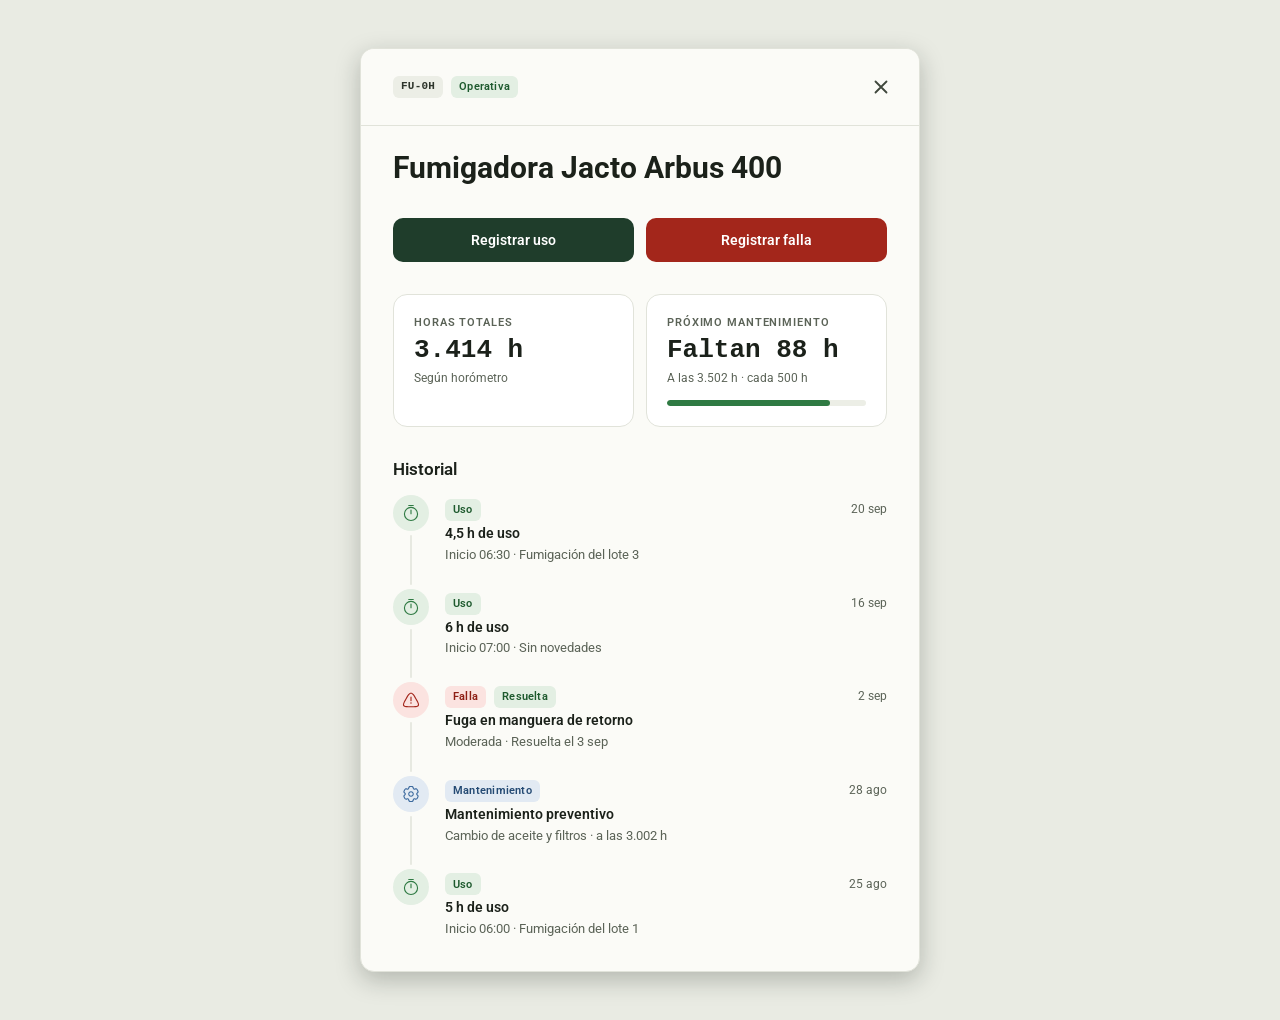
<file: pages/maquina.html>
<!DOCTYPE html>
<html lang="es">
<head>
    <meta charset="UTF-8">
    <meta name="viewport" content="width=device-width, initial-scale=1.0">
    <meta name="description" content="AgroFix: detalle, horas de uso e historial de una máquina.">
    <title>AgroFix | Fumigadora Jacto Arbus 400</title>

    <link rel="preconnect" href="https://fonts.googleapis.com">
    <link rel="preconnect" href="https://fonts.gstatic.com" crossorigin>
    <link href="https://fonts.googleapis.com/css2?family=Roboto:ital,wght@0,100..900;1,100..900&display=swap" rel="stylesheet">

    <link rel="stylesheet" href="../assets/css/main.css">
    <link rel="stylesheet" href="../assets/css/components/panel.css">
    <link rel="stylesheet" href="../assets/css/pages-styles/maquina.css">
</head>
<body class="panel-page">
    <main class="panel">
        <header class="panel__header">
            <div class="maquina__badges">
                <span class="badge badge--code">FU-0H</span>
                <span class="badge badge--ok">Operativa</span>
            </div>
            <a class="icon-btn" href="./maquinas.html" aria-label="Cerrar detalle de la máquina">
                <svg aria-hidden="true" focusable="false" xmlns="http://www.w3.org/2000/svg" width="22" height="22" viewBox="0 0 24 24" fill="none" stroke="currentColor" stroke-width="2" stroke-linecap="round"><path d="M18 6 6 18M6 6l12 12"/></svg>
            </a>
        </header>

        <div class="panel__body maquina__body">
            <h1 class="maquina__name">Fumigadora Jacto Arbus 400</h1>

            <div class="maquina__actions">
                <a class="btn btn--primary" href="./registrar-uso.html?maquina=FU-0H">Registrar uso</a>
                <a class="btn btn--danger" href="./reportar-falla.html?maquina=FU-0H">Registrar falla</a>
            </div>

            <dl class="maquina__stats">
                <div class="stat">
                    <dt class="stat__label">Horas totales</dt>
                    <dd class="stat__value">3.414 h</dd>
                    <dd class="stat__hint">Según horómetro</dd>
                </div>
                <div class="stat">
                    <dt class="stat__label">Próximo mantenimiento</dt>
                    <dd class="stat__value">Faltan 88 h</dd>
                    <dd class="stat__hint">A las 3.502 h · cada 500 h</dd>
                    <dd class="stat__progress">
                        <div class="progress" role="progressbar" aria-label="Avance hacia el próximo mantenimiento" aria-valuemin="0" aria-valuemax="100" aria-valuenow="82">
                            <span class="progress__fill" style="--progress: 82%"></span>
                        </div>
                    </dd>
                </div>
            </dl>

            <section class="maquina__history" aria-labelledby="historial-title">
                <h2 id="historial-title" class="section-header__title">Historial</h2>
                <ol class="timeline">
                    <li class="timeline__item">
                        <span class="timeline__marker timeline__marker--uso">
                            <svg aria-hidden="true" focusable="false" xmlns="http://www.w3.org/2000/svg" width="20" height="20" viewBox="0 0 24 24" fill="none"><path d="M20.75 13.25C20.75 18.08 16.83 22 12 22C7.17 22 3.25 18.08 3.25 13.25C3.25 8.42 7.17 4.5 12 4.5C16.83 4.5 20.75 8.42 20.75 13.25Z" stroke="currentColor" stroke-width="1.5" stroke-linecap="round" stroke-linejoin="round"></path><path d="M12 8V13" stroke="currentColor" stroke-width="1.5" stroke-linecap="round" stroke-linejoin="round"></path><path d="M9 2H15" stroke="currentColor" stroke-width="1.5" stroke-miterlimit="10" stroke-linecap="round" stroke-linejoin="round"></path></svg>
                        </span>
                        <article class="timeline__content">
                            <header class="timeline__header">
                                <span class="badge badge--ok">Uso</span>
                                <time class="timeline__date" datetime="2026-09-20">20 sep</time>
                            </header>
                            <h3 class="timeline__title">4,5 h de uso</h3>
                            <p class="timeline__meta">Inicio 06:30 · Fumigación del lote 3</p>
                        </article>
                    </li>
                    <li class="timeline__item">
                        <span class="timeline__marker timeline__marker--uso">
                            <svg aria-hidden="true" focusable="false" xmlns="http://www.w3.org/2000/svg" width="20" height="20" viewBox="0 0 24 24" fill="none"><path d="M20.75 13.25C20.75 18.08 16.83 22 12 22C7.17 22 3.25 18.08 3.25 13.25C3.25 8.42 7.17 4.5 12 4.5C16.83 4.5 20.75 8.42 20.75 13.25Z" stroke="currentColor" stroke-width="1.5" stroke-linecap="round" stroke-linejoin="round"></path><path d="M12 8V13" stroke="currentColor" stroke-width="1.5" stroke-linecap="round" stroke-linejoin="round"></path><path d="M9 2H15" stroke="currentColor" stroke-width="1.5" stroke-miterlimit="10" stroke-linecap="round" stroke-linejoin="round"></path></svg>
                        </span>
                        <article class="timeline__content">
                            <header class="timeline__header">
                                <span class="badge badge--ok">Uso</span>
                                <time class="timeline__date" datetime="2026-09-16">16 sep</time>
                            </header>
                            <h3 class="timeline__title">6 h de uso</h3>
                            <p class="timeline__meta">Inicio 07:00 · Sin novedades</p>
                        </article>
                    </li>
                    <li class="timeline__item">
                        <span class="timeline__marker timeline__marker--falla">
                            <svg aria-hidden="true" focusable="false" xmlns="http://www.w3.org/2000/svg" width="20" height="20" viewBox="0 0 24 24" fill="none"><path d="M12 7.25C12.4142 7.25 12.75 7.58579 12.75 8V13C12.75 13.4142 12.4142 13.75 12 13.75C11.5858 13.75 11.25 13.4142 11.25 13V8C11.25 7.58579 11.5858 7.25 12 7.25Z" fill="currentColor"></path><path d="M12 17C12.5523 17 13 16.5523 13 16C13 15.4477 12.5523 15 12 15C11.4477 15 11 15.4477 11 16C11 16.5523 11.4477 17 12 17Z" fill="currentColor"></path><path fill-rule="evenodd" clip-rule="evenodd" d="M8.2944 4.47643C9.36631 3.11493 10.5018 2.25 12 2.25C13.4981 2.25 14.6336 3.11493 15.7056 4.47643C16.7598 5.81544 17.8769 7.79622 19.3063 10.3305L19.7418 11.1027C20.9234 13.1976 21.8566 14.8523 22.3468 16.1804C22.8478 17.5376 22.9668 18.7699 22.209 19.8569C21.4736 20.9118 20.2466 21.3434 18.6991 21.5471C17.1576 21.75 15.0845 21.75 12.4248 21.75H11.5752C8.91552 21.75 6.84239 21.75 5.30082 21.5471C3.75331 21.3434 2.52637 20.9118 1.79099 19.8569C1.03318 18.7699 1.15218 17.5376 1.65314 16.1804C2.14334 14.8523 3.07658 13.1977 4.25818 11.1027L4.69361 10.3307C6.123 7.79629 7.24019 5.81547 8.2944 4.47643ZM9.47297 5.40432C8.49896 6.64148 7.43704 8.51988 5.96495 11.1299L5.60129 11.7747C4.37507 13.9488 3.50368 15.4986 3.06034 16.6998C2.6227 17.8855 2.68338 18.5141 3.02148 18.9991C3.38202 19.5163 4.05873 19.8706 5.49659 20.0599C6.92858 20.2484 8.9026 20.25 11.6363 20.25H12.3636C15.0974 20.25 17.0714 20.2484 18.5034 20.0599C19.9412 19.8706 20.6179 19.5163 20.9785 18.9991C21.3166 18.5141 21.3773 17.8855 20.9396 16.6998C20.4963 15.4986 19.6249 13.9488 18.3987 11.7747L18.035 11.1299C16.5629 8.51987 15.501 6.64148 14.527 5.40431C13.562 4.17865 12.8126 3.75 12 3.75C11.1874 3.75 10.4379 4.17865 9.47297 5.40432Z" fill="currentColor"></path></svg>
                        </span>
                        <article class="timeline__content">
                            <header class="timeline__header">
                                <span class="badge badge--danger">Falla</span>
                                <span class="badge badge--ok">Resuelta</span>
                                <time class="timeline__date" datetime="2026-09-02">2 sep</time>
                            </header>
                            <h3 class="timeline__title">Fuga en manguera de retorno</h3>
                            <p class="timeline__meta">Moderada · Resuelta el 3 sep</p>
                        </article>
                    </li>
                    <li class="timeline__item">
                        <span class="timeline__marker timeline__marker--mant">
                            <svg aria-hidden="true" focusable="false" xmlns="http://www.w3.org/2000/svg" width="20" height="20" viewBox="0 0 24 24" fill="none"><path fill-rule="evenodd" clip-rule="evenodd" d="M12 8.25C9.92894 8.25 8.25 9.92893 8.25 12C8.25 14.0711 9.92894 15.75 12 15.75C14.0711 15.75 15.75 14.0711 15.75 12C15.75 9.92893 14.0711 8.25 12 8.25ZM9.75 12C9.75 10.7574 10.7574 9.75 12 9.75C13.2426 9.75 14.25 10.7574 14.25 12C14.25 13.2426 13.2426 14.25 12 14.25C10.7574 14.25 9.75 13.2426 9.75 12Z" fill="currentColor"></path><path fill-rule="evenodd" clip-rule="evenodd" d="M11.9747 1.25C11.5303 1.24999 11.1592 1.24999 10.8546 1.27077C10.5375 1.29241 10.238 1.33905 9.94761 1.45933C9.27379 1.73844 8.73843 2.27379 8.45932 2.94762C8.31402 3.29842 8.27467 3.66812 8.25964 4.06996C8.24756 4.39299 8.08454 4.66251 7.84395 4.80141C7.60337 4.94031 7.28845 4.94673 7.00266 4.79568C6.64714 4.60777 6.30729 4.45699 5.93083 4.40743C5.20773 4.31223 4.47642 4.50819 3.89779 4.95219C3.64843 5.14353 3.45827 5.3796 3.28099 5.6434C3.11068 5.89681 2.92517 6.21815 2.70294 6.60307L2.67769 6.64681C2.45545 7.03172 2.26993 7.35304 2.13562 7.62723C1.99581 7.91267 1.88644 8.19539 1.84541 8.50701C1.75021 9.23012 1.94617 9.96142 2.39016 10.5401C2.62128 10.8412 2.92173 11.0602 3.26217 11.2741C3.53595 11.4461 3.68788 11.7221 3.68786 12C3.68785 12.2778 3.53592 12.5538 3.26217 12.7258C2.92169 12.9397 2.62121 13.1587 2.39007 13.4599C1.94607 14.0385 1.75012 14.7698 1.84531 15.4929C1.88634 15.8045 1.99571 16.0873 2.13552 16.3727C2.26983 16.6469 2.45535 16.9682 2.67758 17.3531L2.70284 17.3969C2.92507 17.7818 3.11058 18.1031 3.28089 18.3565C3.45817 18.6203 3.64833 18.8564 3.89769 19.0477C4.47632 19.4917 5.20763 19.6877 5.93073 19.5925C6.30717 19.5429 6.647 19.3922 7.0025 19.2043C7.28833 19.0532 7.60329 19.0596 7.8439 19.1986C8.08452 19.3375 8.24756 19.607 8.25964 19.9301C8.27467 20.3319 8.31403 20.7016 8.45932 21.0524C8.73843 21.7262 9.27379 22.2616 9.94761 22.5407C10.238 22.661 10.5375 22.7076 10.8546 22.7292C11.1592 22.75 11.5303 22.75 11.9747 22.75H12.0252C12.4697 22.75 12.8407 22.75 13.1454 22.7292C13.4625 22.7076 13.762 22.661 14.0524 22.5407C14.7262 22.2616 15.2616 21.7262 15.5407 21.0524C15.686 20.7016 15.7253 20.3319 15.7403 19.93C15.7524 19.607 15.9154 19.3375 16.156 19.1985C16.3966 19.0596 16.7116 19.0532 16.9974 19.2042C17.3529 19.3921 17.6927 19.5429 18.0692 19.5924C18.7923 19.6876 19.5236 19.4917 20.1022 19.0477C20.3516 18.8563 20.5417 18.6203 20.719 18.3565C20.8893 18.1031 21.0748 17.7818 21.297 17.3969L21.3223 17.3531C21.5445 16.9682 21.7301 16.6468 21.8644 16.3726C22.0042 16.0872 22.1135 15.8045 22.1546 15.4929C22.2498 14.7697 22.0538 14.0384 21.6098 13.4598C21.3787 13.1586 21.0782 12.9397 20.7378 12.7258C20.464 12.5538 20.3121 12.2778 20.3121 11.9999C20.3121 11.7221 20.464 11.4462 20.7377 11.2742C21.0783 11.0603 21.3788 10.8414 21.6099 10.5401C22.0539 9.96149 22.2499 9.23019 22.1547 8.50708C22.1136 8.19546 22.0043 7.91274 21.8645 7.6273C21.7302 7.35313 21.5447 7.03183 21.3224 6.64695L21.2972 6.60318C21.0749 6.21825 20.8894 5.89688 20.7191 5.64347C20.5418 5.37967 20.3517 5.1436 20.1023 4.95225C19.5237 4.50826 18.7924 4.3123 18.0692 4.4075C17.6928 4.45706 17.353 4.60782 16.9975 4.79572C16.7117 4.94679 16.3967 4.94036 16.1561 4.80144C15.9155 4.66253 15.7524 4.39297 15.7403 4.06991C15.7253 3.66808 15.686 3.2984 15.5407 2.94762C15.2616 2.27379 14.7262 1.73844 14.0524 1.45933C13.762 1.33905 13.4625 1.29241 13.1454 1.27077C12.8407 1.24999 12.4697 1.24999 12.0252 1.25H11.9747ZM10.5216 2.84515C10.5988 2.81319 10.716 2.78372 10.9567 2.76729C11.2042 2.75041 11.5238 2.75 12 2.75C12.4762 2.75 12.7958 2.75041 13.0432 2.76729C13.284 2.78372 13.4012 2.81319 13.4783 2.84515C13.7846 2.97202 14.028 3.21536 14.1548 3.52165C14.1949 3.61826 14.228 3.76887 14.2414 4.12597C14.271 4.91835 14.68 5.68129 15.4061 6.10048C16.1321 6.51968 16.9974 6.4924 17.6984 6.12188C18.0143 5.9549 18.1614 5.90832 18.265 5.89467C18.5937 5.8514 18.9261 5.94047 19.1891 6.14228C19.2554 6.19312 19.3395 6.27989 19.4741 6.48016C19.6125 6.68603 19.7726 6.9626 20.0107 7.375C20.2488 7.78741 20.4083 8.06438 20.5174 8.28713C20.6235 8.50382 20.6566 8.62007 20.6675 8.70287C20.7108 9.03155 20.6217 9.36397 20.4199 9.62698C20.3562 9.70995 20.2424 9.81399 19.9397 10.0041C19.2684 10.426 18.8122 11.1616 18.8121 11.9999C18.8121 12.8383 19.2683 13.574 19.9397 13.9959C20.2423 14.186 20.3561 14.29 20.4198 14.373C20.6216 14.636 20.7107 14.9684 20.6674 15.2971C20.6565 15.3799 20.6234 15.4961 20.5173 15.7128C20.4082 15.9355 20.2487 16.2125 20.0106 16.6249C19.7725 17.0373 19.6124 17.3139 19.474 17.5198C19.3394 17.72 19.2553 17.8068 19.189 17.8576C18.926 18.0595 18.5936 18.1485 18.2649 18.1053C18.1613 18.0916 18.0142 18.045 17.6983 17.8781C16.9973 17.5075 16.132 17.4803 15.4059 17.8995C14.68 18.3187 14.271 19.0816 14.2414 19.874C14.228 20.2311 14.1949 20.3817 14.1548 20.4784C14.028 20.7846 13.7846 21.028 13.4783 21.1549C13.4012 21.1868 13.284 21.2163 13.0432 21.2327C12.7958 21.2496 12.4762 21.25 12 21.25C11.5238 21.25 11.2042 21.2496 10.9567 21.2327C10.716 21.2163 10.5988 21.1868 10.5216 21.1549C10.2154 21.028 9.97201 20.7846 9.84514 20.4784C9.80512 20.3817 9.77195 20.2311 9.75859 19.874C9.72896 19.0817 9.31997 18.3187 8.5939 17.8995C7.86784 17.4803 7.00262 17.5076 6.30158 17.8781C5.98565 18.0451 5.83863 18.0917 5.73495 18.1053C5.40626 18.1486 5.07385 18.0595 4.81084 17.8577C4.74458 17.8069 4.66045 17.7201 4.52586 17.5198C4.38751 17.314 4.22736 17.0374 3.98926 16.625C3.75115 16.2126 3.59171 15.9356 3.4826 15.7129C3.37646 15.4962 3.34338 15.3799 3.33248 15.2971C3.28921 14.9684 3.37828 14.636 3.5801 14.373C3.64376 14.2901 3.75761 14.186 4.0602 13.9959C4.73158 13.5741 5.18782 12.8384 5.18786 12.0001C5.18791 11.1616 4.73165 10.4259 4.06021 10.004C3.75769 9.81389 3.64385 9.70987 3.58019 9.62691C3.37838 9.3639 3.28931 9.03149 3.33258 8.7028C3.34348 8.62001 3.37656 8.50375 3.4827 8.28707C3.59181 8.06431 3.75125 7.78734 3.98935 7.37493C4.22746 6.96253 4.3876 6.68596 4.52596 6.48009C4.66055 6.27983 4.74468 6.19305 4.81093 6.14222C5.07395 5.9404 5.40636 5.85133 5.73504 5.8946C5.83873 5.90825 5.98576 5.95483 6.30173 6.12184C7.00273 6.49235 7.86791 6.51962 8.59394 6.10045C9.31998 5.68128 9.72896 4.91837 9.75859 4.12602C9.77195 3.76889 9.80512 3.61827 9.84514 3.52165C9.97201 3.21536 10.2154 2.97202 10.5216 2.84515Z" fill="currentColor"></path></svg>
                        </span>
                        <article class="timeline__content">
                            <header class="timeline__header">
                                <span class="badge badge--info">Mantenimiento</span>
                                <time class="timeline__date" datetime="2026-08-28">28 ago</time>
                            </header>
                            <h3 class="timeline__title">Mantenimiento preventivo</h3>
                            <p class="timeline__meta">Cambio de aceite y filtros · a las 3.002 h</p>
                        </article>
                    </li>
                    <li class="timeline__item">
                        <span class="timeline__marker timeline__marker--uso">
                            <svg aria-hidden="true" focusable="false" xmlns="http://www.w3.org/2000/svg" width="20" height="20" viewBox="0 0 24 24" fill="none"><path d="M20.75 13.25C20.75 18.08 16.83 22 12 22C7.17 22 3.25 18.08 3.25 13.25C3.25 8.42 7.17 4.5 12 4.5C16.83 4.5 20.75 8.42 20.75 13.25Z" stroke="currentColor" stroke-width="1.5" stroke-linecap="round" stroke-linejoin="round"></path><path d="M12 8V13" stroke="currentColor" stroke-width="1.5" stroke-linecap="round" stroke-linejoin="round"></path><path d="M9 2H15" stroke="currentColor" stroke-width="1.5" stroke-miterlimit="10" stroke-linecap="round" stroke-linejoin="round"></path></svg>
                        </span>
                        <article class="timeline__content">
                            <header class="timeline__header">
                                <span class="badge badge--ok">Uso</span>
                                <time class="timeline__date" datetime="2026-08-25">25 ago</time>
                            </header>
                            <h3 class="timeline__title">5 h de uso</h3>
                            <p class="timeline__meta">Inicio 06:00 · Fumigación del lote 1</p>
                        </article>
                    </li>
                </ol>
            </section>
        </div>
    </main>
</body>
</html>
</file>
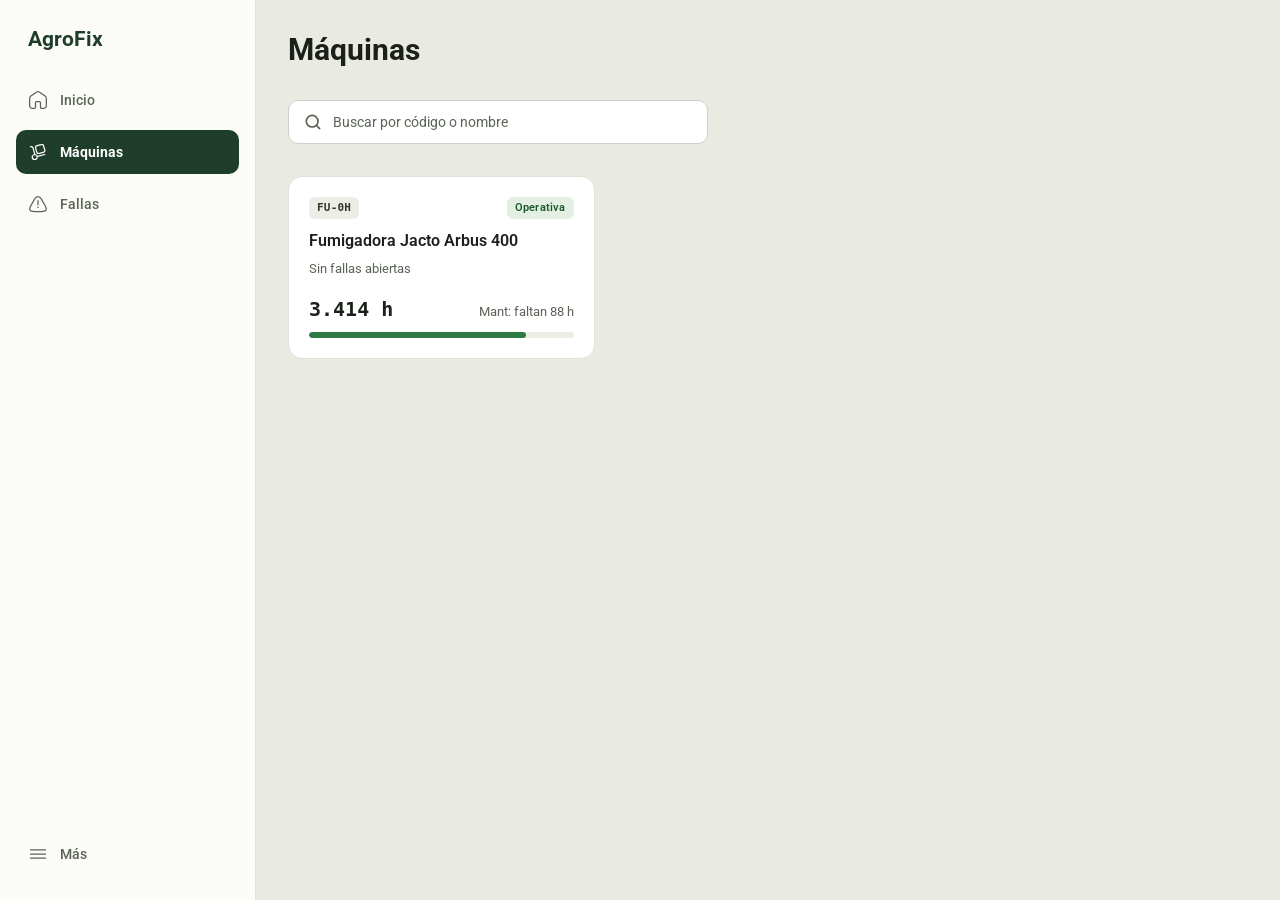
<file: pages/maquinas.html>
<!DOCTYPE html>
<html lang="es">
<head>
    <meta charset="UTF-8">
    <meta name="viewport" content="width=device-width, initial-scale=1.0">
    <meta name="description" content="AgroFix: control de uso, fallas y mantenimiento de maquinaria agrícola.">
    <title>AgroFix | Máquinas</title>

    <link rel="preconnect" href="https://fonts.googleapis.com">
    <link rel="preconnect" href="https://fonts.gstatic.com" crossorigin>
    <link href="https://fonts.googleapis.com/css2?family=Roboto:ital,wght@0,100..900;1,100..900&display=swap" rel="stylesheet">

    <link rel="stylesheet" href="../assets/css/main.css">
    <link rel="stylesheet" href="../assets/css/components/navbar.css">
    <link rel="stylesheet" href="../assets/css/pages-styles/maquinas.css">
</head>
<body>
    <nav class="navbar" aria-label="Navegación principal">
        <a class="navbar__brand" href="../index.html">AgroFix</a>
        <ul class="navbar__list">
            <li>
                <a class="navbar__link" href="../index.html">
                    <svg aria-hidden="true" focusable="false" xmlns="http://www.w3.org/2000/svg" width="18" height="18" viewBox="0 0 24 24" fill="none"><path fill-rule="evenodd" clip-rule="evenodd" d="M11.093 1.36348C11.6886 1.21502 12.3115 1.21502 12.907 1.36348C13.5836 1.53212 14.188 1.95559 15.0637 2.56921C15.1029 2.59662 15.1425 2.62441 15.1828 2.65258L20.0415 6.05372C20.0729 6.07566 20.1038 6.0973 20.1343 6.11867C20.9195 6.66796 21.4412 7.03291 21.8259 7.51645C22.1656 7.9435 22.42 8.43199 22.575 8.95523C22.7505 9.54767 22.7503 10.1843 22.7501 11.1425C22.75 11.1798 22.75 11.2176 22.75 11.2558V17.2322C22.75 18.0451 22.7501 18.7007 22.7067 19.2316C22.662 19.7782 22.5677 20.2583 22.3413 20.7026C21.9818 21.4082 21.4081 21.9818 20.7025 22.3414C20.2583 22.5677 19.7781 22.6621 19.2315 22.7067C18.7006 22.7501 18.045 22.7501 17.2322 22.7501H16.5738C16.3163 22.7501 16.0799 22.7501 15.8822 22.734C15.669 22.7166 15.4359 22.6767 15.2056 22.5594C14.8763 22.3916 14.6086 22.1239 14.4408 21.7946C14.3234 21.5643 14.2836 21.3311 14.2662 21.118C14.25 20.9203 14.25 20.6838 14.25 20.4263L14.25 16.4002C14.25 15.9678 14.2495 15.6885 14.2321 15.476C14.2154 15.2723 14.1872 15.1968 14.1683 15.1597C14.0964 15.0186 13.9817 14.9038 13.8405 14.8319C13.8034 14.813 13.7279 14.7848 13.5242 14.7681C13.3117 14.7508 13.0325 14.7502 12.6 14.7502H11.4C10.9676 14.7502 10.6884 14.7508 10.4759 14.7681C10.2722 14.7848 10.1966 14.813 10.1595 14.8319C10.0184 14.9038 9.90369 15.0186 9.83179 15.1597C9.81289 15.1968 9.78463 15.2723 9.76799 15.476C9.75062 15.6885 9.75004 15.9678 9.75004 16.4002L9.75004 20.4263C9.75006 20.6838 9.75008 20.9203 9.73392 21.118C9.71651 21.3311 9.67665 21.5643 9.5593 21.7946C9.39152 22.1239 9.12381 22.3916 8.79452 22.5594C8.56422 22.6767 8.33104 22.7166 8.11791 22.734C7.92023 22.7501 7.68375 22.7501 7.42627 22.7501H6.76792C5.95509 22.7501 5.29948 22.7501 4.76857 22.7067C4.22193 22.6621 3.74179 22.5677 3.29758 22.3414C2.59197 21.9818 2.01829 21.4082 1.65877 20.7026C1.43242 20.2583 1.33807 19.7782 1.2934 19.2316C1.25003 18.7007 1.25003 18.045 1.25004 17.2322L1.25004 11.2558C1.25004 11.2176 1.25003 11.1798 1.25002 11.1425C1.24976 10.1843 1.24959 9.54768 1.42511 8.95523C1.58012 8.43199 1.83445 7.9435 2.17421 7.51645C2.55891 7.03292 3.08057 6.66797 3.86571 6.11868C3.89626 6.09731 3.9272 6.07566 3.95855 6.05372L8.81732 2.65258C8.85756 2.62442 8.89722 2.59662 8.93634 2.56921C9.81211 1.95559 10.4165 1.53212 11.093 1.36348ZM12.5442 2.81894C12.1869 2.72987 11.8132 2.72987 11.4558 2.81894C11.0839 2.91166 10.7201 3.15162 9.67751 3.88143L4.81875 7.28257C3.90723 7.92063 3.58036 8.15832 3.34803 8.45034C3.12819 8.72667 2.96362 9.04275 2.86332 9.38131C2.75732 9.7391 2.75004 10.1432 2.75004 11.2558V17.2001C2.75004 18.0526 2.75062 18.6468 2.78842 19.1094C2.8255 19.5633 2.89464 19.8241 2.99528 20.0216C3.21099 20.4449 3.5552 20.7891 3.97856 21.0049C4.17608 21.1055 4.43684 21.1746 4.89072 21.2117C5.35335 21.2495 5.94759 21.2501 6.80004 21.2501H7.40004C7.69244 21.2501 7.86664 21.2495 7.99576 21.239C8.07458 21.2325 8.1077 21.224 8.11658 21.2213C8.16122 21.1978 8.1977 21.1613 8.22122 21.1166C8.22397 21.1078 8.23247 21.0746 8.23891 20.9958C8.24946 20.8667 8.25004 20.6925 8.25004 20.4001L8.25004 16.3713C8.25003 15.9759 8.25001 15.6348 8.27297 15.3539C8.29719 15.0574 8.35068 14.7625 8.49528 14.4787C8.71099 14.0553 9.0552 13.7111 9.47856 13.4954C9.76235 13.3508 10.0573 13.2973 10.3538 13.2731C10.6347 13.2501 10.9758 13.2502 11.3711 13.2502H12.629C13.0243 13.2502 13.3654 13.2501 13.6463 13.2731C13.9428 13.2973 14.2377 13.3508 14.5215 13.4954C14.9449 13.7111 15.2891 14.0553 15.5048 14.4787C15.6494 14.7625 15.7029 15.0574 15.7271 15.3539C15.7501 15.6348 15.7501 15.9759 15.75 16.3712V20.4001C15.75 20.6925 15.7506 20.8667 15.7612 20.9958C15.7676 21.0746 15.7761 21.1078 15.7789 21.1166C15.8024 21.1613 15.8389 21.1978 15.8835 21.2213C15.8924 21.224 15.9255 21.2325 16.0043 21.239C16.1334 21.2495 16.3076 21.2501 16.6 21.2501H17.2C18.0525 21.2501 18.6467 21.2495 19.1094 21.2117C19.5632 21.1746 19.824 21.1055 20.0215 21.0049C20.4449 20.7891 20.7891 20.4449 21.0048 20.0216C21.1054 19.8241 21.1746 19.5633 21.2117 19.1094C21.2495 18.6468 21.25 18.0526 21.25 17.2001V11.2558C21.25 10.1432 21.2428 9.7391 21.1368 9.38131C21.0365 9.04275 20.8719 8.72667 20.652 8.45034C20.4197 8.15832 20.0928 7.92063 19.1813 7.28256L14.3226 3.88143C13.28 3.15162 12.9162 2.91166 12.5442 2.81894ZM15.8809 21.2204L15.8824 21.2209L15.8809 21.2204ZM8.22031 21.1192L8.22087 21.1177L8.22031 21.1192ZM8.11916 21.2204L8.11768 21.2209L8.11916 21.2204Z" fill="currentColor"></path></svg>
                    <span>Inicio</span>
                </a>
            </li>
            <li>
                <a class="navbar__link" href="./maquinas.html" aria-current="page">
                    <svg aria-hidden="true" focusable="false" xmlns="http://www.w3.org/2000/svg" width="18" height="18" viewBox="0 0 24 24" fill="none"><path fill-rule="evenodd" clip-rule="evenodd" d="M18.0909 2.54877C17.5385 2.23946 16.9504 2.20831 16.3288 2.286C15.7383 2.3598 15.02 2.54651 14.1567 2.7709L12.1384 3.2954C11.2755 3.51963 10.557 3.70634 10.0072 3.92891C9.4292 4.16293 8.92943 4.47736 8.60526 5.02195C8.27903 5.56998 8.24664 6.15584 8.32794 6.76777C8.40459 7.34473 8.59805 8.04488 8.82853 8.87901L9.37108 10.8429C9.60161 11.6775 9.79499 12.3775 10.0259 12.9139C10.271 13.4835 10.5985 13.9684 11.1541 14.2795C11.7064 14.5888 12.2945 14.62 12.9162 14.5423C13.5066 14.4685 14.225 14.2818 15.0882 14.0574L17.1066 13.5329C17.9695 13.3086 18.688 13.1219 19.2377 12.8994C19.8157 12.6653 20.3155 12.3509 20.6397 11.8063C20.9659 11.2583 20.9983 10.6724 20.917 10.0605C20.8403 9.48355 20.6469 8.7834 20.4164 7.94926L19.8738 5.98536C19.6433 5.1508 19.4499 4.45076 19.2191 3.91434C18.9739 3.34477 18.6465 2.85989 18.0909 2.54877ZM14.485 4.2354C15.4099 3.99503 16.0331 3.83463 16.5148 3.77442C16.9764 3.71673 17.1974 3.7676 17.358 3.85754C17.5154 3.94567 17.6656 4.09931 17.8413 4.50734C18.0265 4.93768 18.1937 5.53684 18.442 6.43548L18.9564 8.29754C19.2048 9.19641 19.3687 9.79611 19.4301 10.2581C19.4883 10.6968 19.4362 10.8956 19.3508 11.0391C19.2633 11.186 19.1047 11.3349 18.6748 11.509C18.2271 11.6903 17.605 11.8535 16.6798 12.0939L14.76 12.5929C13.835 12.8333 13.2118 12.9937 12.7301 13.0539C12.2685 13.1116 12.0476 13.0607 11.8869 12.9707C11.7296 12.8826 11.5793 12.729 11.4037 12.3209C11.2185 11.8906 11.0512 11.2914 10.8029 10.3928L10.2885 8.53074C10.0402 7.63187 9.87625 7.03217 9.81487 6.57022C9.75658 6.13148 9.80876 5.93269 9.89418 5.78921C9.98164 5.64227 10.1402 5.49334 10.5701 5.31928C11.0179 5.138 11.64 4.97476 12.5651 4.73434L14.485 4.2354Z" fill="currentColor"></path><path fill-rule="evenodd" clip-rule="evenodd" d="M3.2007 4.72469C2.80157 4.61396 2.38823 4.84775 2.27749 5.24688C2.16675 5.64602 2.40054 6.05936 2.79968 6.17009L4.50338 6.64278C4.92898 6.76086 5.24592 7.08236 5.35419 7.47427L7.3055 14.5374C7.23053 14.5521 7.1556 14.5692 7.0808 14.5887C5.10375 15.1025 3.89563 17.0913 4.43836 19.0558C4.97848 21.0108 7.03215 22.1384 9.00137 21.6266C10.7247 21.1788 11.8638 19.6102 11.7683 17.9139L20.1888 15.7256C20.5897 15.6214 20.8303 15.2119 20.7261 14.811C20.6219 14.4101 20.2124 14.1696 19.8115 14.2738L11.3734 16.4667C10.8651 15.4794 9.93146 14.7927 8.86688 14.5562L6.80003 7.07483C6.5469 6.1586 5.82129 5.45177 4.9044 5.19738L3.2007 4.72469ZM7.45809 16.0404C8.66981 15.7255 9.88575 16.4288 10.198 17.5589C10.5076 18.6796 9.82797 19.862 8.62408 20.1748C7.41235 20.4897 6.19641 19.7864 5.8842 18.6563C5.5746 17.5357 6.25419 16.3533 7.45809 16.0404Z" fill="currentColor"></path></svg>
                    <span>Máquinas</span>
                </a>
            </li>
            <li>
                <a class="navbar__link" href="./fallas.html">
                    <svg aria-hidden="true" focusable="false" xmlns="http://www.w3.org/2000/svg" width="18" height="18" viewBox="0 0 24 24" fill="none"><path d="M12 7.25C12.4142 7.25 12.75 7.58579 12.75 8V13C12.75 13.4142 12.4142 13.75 12 13.75C11.5858 13.75 11.25 13.4142 11.25 13V8C11.25 7.58579 11.5858 7.25 12 7.25Z" fill="currentColor"></path><path d="M12 17C12.5523 17 13 16.5523 13 16C13 15.4477 12.5523 15 12 15C11.4477 15 11 15.4477 11 16C11 16.5523 11.4477 17 12 17Z" fill="currentColor"></path><path fill-rule="evenodd" clip-rule="evenodd" d="M8.2944 4.47643C9.36631 3.11493 10.5018 2.25 12 2.25C13.4981 2.25 14.6336 3.11493 15.7056 4.47643C16.7598 5.81544 17.8769 7.79622 19.3063 10.3305L19.7418 11.1027C20.9234 13.1976 21.8566 14.8523 22.3468 16.1804C22.8478 17.5376 22.9668 18.7699 22.209 19.8569C21.4736 20.9118 20.2466 21.3434 18.6991 21.5471C17.1576 21.75 15.0845 21.75 12.4248 21.75H11.5752C8.91552 21.75 6.84239 21.75 5.30082 21.5471C3.75331 21.3434 2.52637 20.9118 1.79099 19.8569C1.03318 18.7699 1.15218 17.5376 1.65314 16.1804C2.14334 14.8523 3.07658 13.1977 4.25818 11.1027L4.69361 10.3307C6.123 7.79629 7.24019 5.81547 8.2944 4.47643ZM9.47297 5.40432C8.49896 6.64148 7.43704 8.51988 5.96495 11.1299L5.60129 11.7747C4.37507 13.9488 3.50368 15.4986 3.06034 16.6998C2.6227 17.8855 2.68338 18.5141 3.02148 18.9991C3.38202 19.5163 4.05873 19.8706 5.49659 20.0599C6.92858 20.2484 8.9026 20.25 11.6363 20.25H12.3636C15.0974 20.25 17.0714 20.2484 18.5034 20.0599C19.9412 19.8706 20.6179 19.5163 20.9785 18.9991C21.3166 18.5141 21.3773 17.8855 20.9396 16.6998C20.4963 15.4986 19.6249 13.9488 18.3987 11.7747L18.035 11.1299C16.5629 8.51987 15.501 6.64148 14.527 5.40431C13.562 4.17865 12.8126 3.75 12 3.75C11.1874 3.75 10.4379 4.17865 9.47297 5.40432Z" fill="currentColor"></path></svg>
                    <span>Fallas</span>
                </a>
            </li>
            <li>
                <a class="navbar__link" href="#">
                    <svg aria-hidden="true" focusable="false" xmlns="http://www.w3.org/2000/svg" width="18" height="18" viewBox="0 0 24 24" fill="none"><path d="M3 7H21" stroke="currentColor" stroke-linejoin="round" stroke-width="1.5" stroke-linecap="round"></path><path d="M3 12H21" stroke="currentColor" stroke-linejoin="round" stroke-width="1.5" stroke-linecap="round"></path><path d="M3 17H21" stroke="currentColor" stroke-linejoin="round" stroke-width="1.5" stroke-linecap="round"></path></svg>
                    <span>Más</span>
                </a>
            </li>
        </ul>
    </nav>

    <header class="page-header">
        <h1 class="page-header__title">Máquinas</h1>
    </header>

    <main class="page-main">
        <form class="maquinas__search" role="search" action="#">
            <label class="visually-hidden" for="maquinas-search">Buscar máquinas</label>
            <input class="maquinas__search-input" id="maquinas-search" name="q" type="search" placeholder="Buscar por código o nombre" autocomplete="off">
        </form>

        <section aria-labelledby="maquinas-list-title">
            <h2 id="maquinas-list-title" class="visually-hidden">Listado de máquinas</h2>
            <ul class="card-grid">
                <li>
                    <article class="card card--link">
                        <header class="card__header">
                            <span class="badge badge--code">FU-0H</span>
                            <span class="badge badge--ok">Operativa</span>
                        </header>
                        <h3 class="card__title"><a class="card__link" href="./maquina.html?id=FU-0H">Fumigadora Jacto Arbus 400</a></h3>
                        <p class="card__text">Sin fallas abiertas</p>
                        <div class="maquinas__card-stats">
                            <span class="maquinas__card-hours">3.414 h</span>
                            <span class="maquinas__card-maint">Mant: faltan 88 h</span>
                        </div>
                        <div class="progress" role="progressbar" aria-label="Avance hacia el próximo mantenimiento" aria-valuemin="0" aria-valuemax="100" aria-valuenow="82">
                            <span class="progress__fill" style="--progress: 82%"></span>
                        </div>
                    </article>
                </li>
            </ul>
        </section>
    </main>
</body>
</html>
</file>
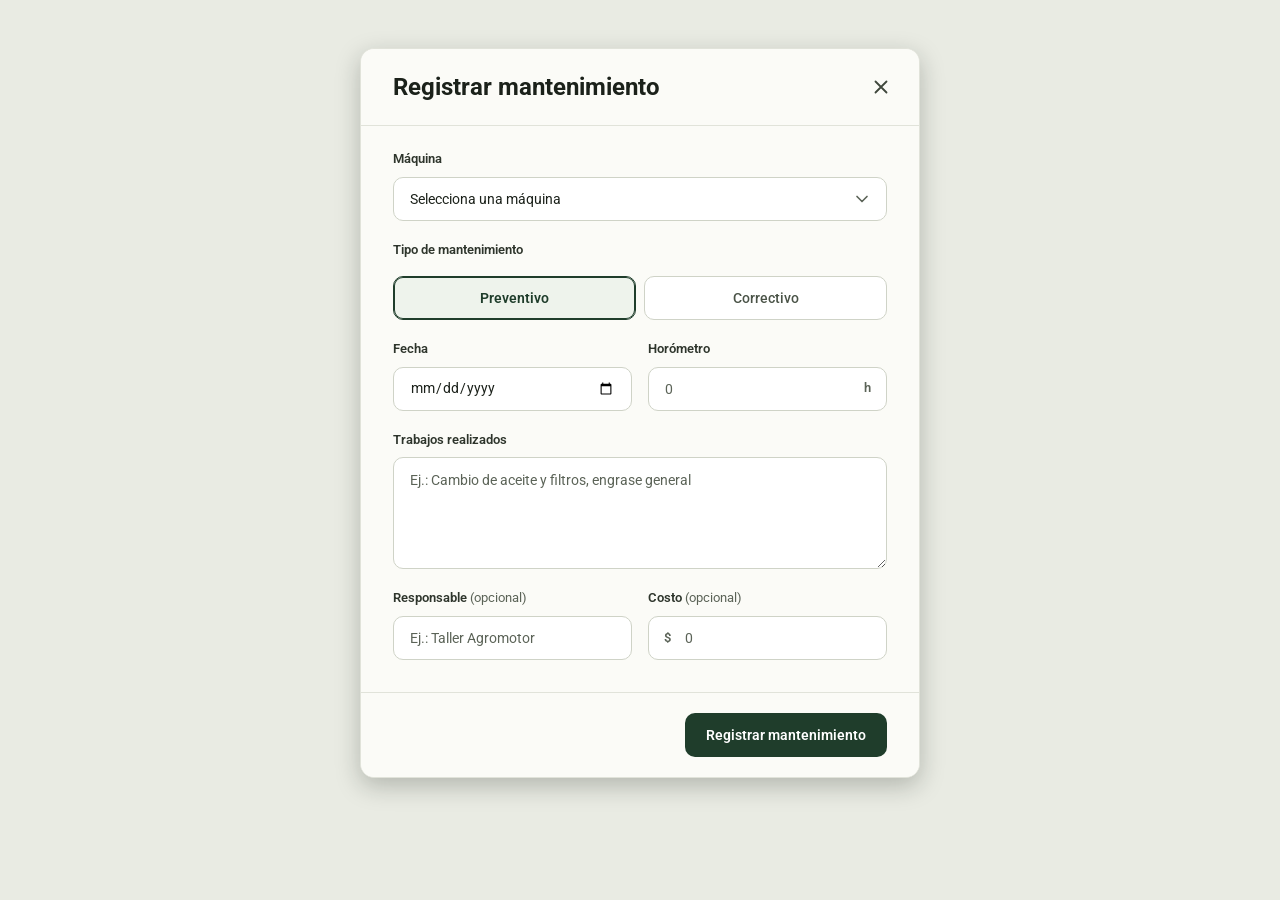
<file: pages/registrar-mantenimiento.html>
<!DOCTYPE html>
<html lang="es">
<head>
    <meta charset="UTF-8">
    <meta name="viewport" content="width=device-width, initial-scale=1.0">
    <meta name="description" content="AgroFix: registra un mantenimiento preventivo o correctivo.">
    <title>AgroFix | Registrar mantenimiento</title>

    <link rel="preconnect" href="https://fonts.googleapis.com">
    <link rel="preconnect" href="https://fonts.gstatic.com" crossorigin>
    <link href="https://fonts.googleapis.com/css2?family=Roboto:ital,wght@0,100..900;1,100..900&display=swap" rel="stylesheet">

    <link rel="stylesheet" href="../assets/css/main.css">
    <link rel="stylesheet" href="../assets/css/components/form.css">
    <link rel="stylesheet" href="../assets/css/components/panel.css">
</head>
<body class="panel-page">
    <main class="panel">
        <header class="panel__header">
            <h1 class="panel__title">Registrar mantenimiento</h1>
            <a class="icon-btn" href="../index.html" aria-label="Cerrar registro de mantenimiento">
                <svg aria-hidden="true" focusable="false" xmlns="http://www.w3.org/2000/svg" width="22" height="22" viewBox="0 0 24 24" fill="none" stroke="currentColor" stroke-width="2" stroke-linecap="round"><path d="M18 6 6 18M6 6l12 12"/></svg>
            </a>
        </header>

        <form class="panel__content" action="#" method="post">
            <div class="panel__body">
                <div class="field">
                    <label class="field__label" for="mant-maquina">Máquina</label>
                    <select class="field__control field__control--select" id="mant-maquina" name="maquina" required>
                        <option value="" disabled selected>Selecciona una máquina</option>
                        <!-- Las opciones se cargarán desde la base de datos (data/maquinas.json) -->
                        <option value="FU-0H">FU-0H · Fumigadora Jacto Arbus 400</option>
                    </select>
                </div>

                <fieldset class="field">
                    <legend class="field__label">Tipo de mantenimiento</legend>
                    <div class="choice-group">
                        <label class="choice choice--preventivo">
                            <input class="choice__input" type="radio" name="tipo" value="preventivo" required checked>
                            <span class="choice__text">Preventivo</span>
                        </label>
                        <label class="choice choice--correctivo">
                            <input class="choice__input" type="radio" name="tipo" value="correctivo">
                            <span class="choice__text">Correctivo</span>
                        </label>
                    </div>
                </fieldset>

                <div class="field-row">
                    <div class="field">
                        <label class="field__label" for="mant-fecha">Fecha</label>
                        <input class="field__control" id="mant-fecha" name="fecha" type="date" required>
                    </div>

                    <div class="field">
                        <label class="field__label" for="mant-horometro">Horómetro</label>
                        <div class="affix affix--end">
                            <input class="field__control" id="mant-horometro" name="horometro" type="number" inputmode="decimal" min="0" step="0.5" required placeholder="0">
                            <span class="affix__text" aria-hidden="true">h</span>
                        </div>
                    </div>
                </div>

                <div class="field">
                    <label class="field__label" for="mant-trabajos">Trabajos realizados</label>
                    <textarea class="field__control field__control--textarea" id="mant-trabajos" name="trabajos" rows="4" maxlength="500" required placeholder="Ej.: Cambio de aceite y filtros, engrase general"></textarea>
                </div>

                <div class="field-row">
                    <div class="field">
                        <label class="field__label" for="mant-responsable">
                            Responsable <span class="field__optional">(opcional)</span>
                        </label>
                        <input class="field__control" id="mant-responsable" name="responsable" type="text" maxlength="80" autocomplete="name" placeholder="Ej.: Taller Agromotor">
                    </div>

                    <div class="field">
                        <label class="field__label" for="mant-costo">
                            Costo <span class="field__optional">(opcional)</span>
                        </label>
                        <div class="affix affix--start">
                            <span class="affix__text" aria-hidden="true">$</span>
                            <input class="field__control" id="mant-costo" name="costo" type="number" inputmode="numeric" min="0" step="1000" placeholder="0">
                        </div>
                    </div>
                </div>
            </div>

            <div class="panel__footer">
                <button class="btn btn--primary" type="submit">Registrar mantenimiento</button>
            </div>
        </form>
    </main>
</body>
</html>
</file>
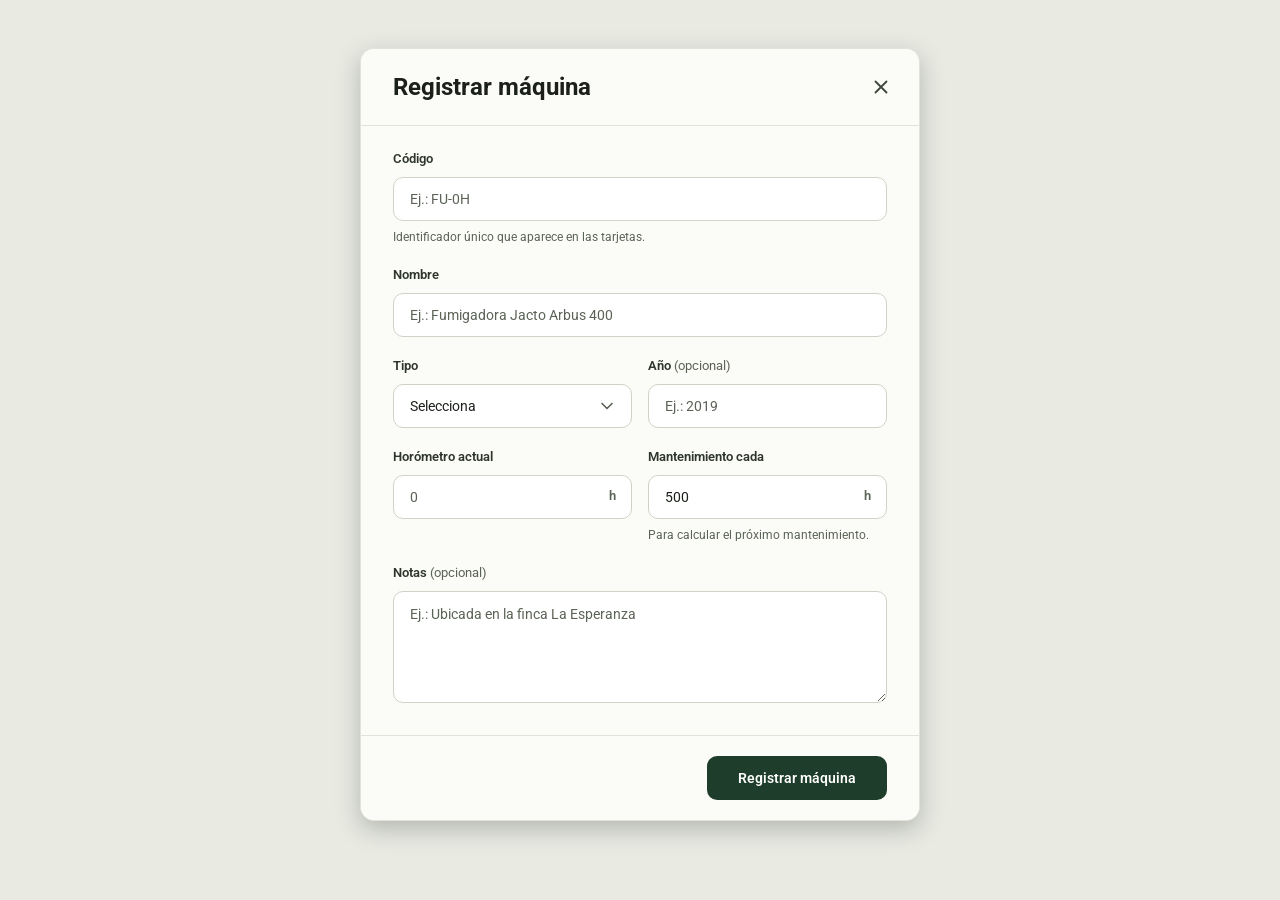
<file: pages/registrar-maquina.html>
<!DOCTYPE html>
<html lang="es">
<head>
    <meta charset="UTF-8">
    <meta name="viewport" content="width=device-width, initial-scale=1.0">
    <meta name="description" content="AgroFix: registra una nueva máquina.">
    <title>AgroFix | Registrar máquina</title>

    <link rel="preconnect" href="https://fonts.googleapis.com">
    <link rel="preconnect" href="https://fonts.gstatic.com" crossorigin>
    <link href="https://fonts.googleapis.com/css2?family=Roboto:ital,wght@0,100..900;1,100..900&display=swap" rel="stylesheet">

    <link rel="stylesheet" href="../assets/css/main.css">
    <link rel="stylesheet" href="../assets/css/components/form.css">
    <link rel="stylesheet" href="../assets/css/components/panel.css">
</head>
<body class="panel-page">
    <main class="panel">
        <header class="panel__header">
            <h1 class="panel__title">Registrar máquina</h1>
            <a class="icon-btn" href="./maquinas.html" aria-label="Cerrar registro de máquina">
                <svg aria-hidden="true" focusable="false" xmlns="http://www.w3.org/2000/svg" width="22" height="22" viewBox="0 0 24 24" fill="none" stroke="currentColor" stroke-width="2" stroke-linecap="round"><path d="M18 6 6 18M6 6l12 12"/></svg>
            </a>
        </header>

        <form class="panel__content" action="#" method="post">
            <div class="panel__body">
                <div class="field">
                    <label class="field__label" for="maq-codigo">Código</label>
                    <input class="field__control" id="maq-codigo" name="codigo" type="text" required maxlength="12" autocapitalize="characters" autocomplete="off" placeholder="Ej.: FU-0H" aria-describedby="maq-codigo-hint">
                    <p class="field__hint" id="maq-codigo-hint">Identificador único que aparece en las tarjetas.</p>
                </div>

                <div class="field">
                    <label class="field__label" for="maq-nombre">Nombre</label>
                    <input class="field__control" id="maq-nombre" name="nombre" type="text" required maxlength="80" placeholder="Ej.: Fumigadora Jacto Arbus 400">
                </div>

                <div class="field-row">
                    <div class="field">
                        <label class="field__label" for="maq-tipo">Tipo</label>
                        <select class="field__control field__control--select" id="maq-tipo" name="tipo" required>
                            <option value="" disabled selected>Selecciona</option>
                            <option value="tractor">Tractor</option>
                            <option value="fumigadora">Fumigadora</option>
                            <option value="guadanadora">Guadañadora</option>
                            <option value="motobomba">Motobomba</option>
                            <option value="cosechadora">Cosechadora</option>
                            <option value="remolque">Remolque</option>
                            <option value="otro">Otro</option>
                        </select>
                    </div>

                    <div class="field">
                        <label class="field__label" for="maq-anio">
                            Año <span class="field__optional">(opcional)</span>
                        </label>
                        <input class="field__control" id="maq-anio" name="anio" type="number" inputmode="numeric" min="1950" max="2100" step="1" placeholder="Ej.: 2019">
                    </div>
                </div>

                <div class="field-row">
                    <div class="field">
                        <label class="field__label" for="maq-horometro">Horómetro actual</label>
                        <div class="affix affix--end">
                            <input class="field__control" id="maq-horometro" name="horometro" type="number" inputmode="decimal" min="0" step="0.5" required placeholder="0">
                            <span class="affix__text" aria-hidden="true">h</span>
                        </div>
                    </div>

                    <div class="field">
                        <label class="field__label" for="maq-intervalo">Mantenimiento cada</label>
                        <div class="affix affix--end">
                            <input class="field__control" id="maq-intervalo" name="intervalo" type="number" inputmode="numeric" min="1" step="1" value="500" required aria-describedby="maq-intervalo-hint">
                            <span class="affix__text" aria-hidden="true">h</span>
                        </div>
                        <p class="field__hint" id="maq-intervalo-hint">Para calcular el próximo mantenimiento.</p>
                    </div>
                </div>

                <div class="field">
                    <label class="field__label" for="maq-notas">
                        Notas <span class="field__optional">(opcional)</span>
                    </label>
                    <textarea class="field__control field__control--textarea" id="maq-notas" name="notas" rows="3" maxlength="500" placeholder="Ej.: Ubicada en la finca La Esperanza"></textarea>
                </div>
            </div>

            <div class="panel__footer">
                <button class="btn btn--primary" type="submit">Registrar máquina</button>
            </div>
        </form>
    </main>
</body>
</html>
</file>
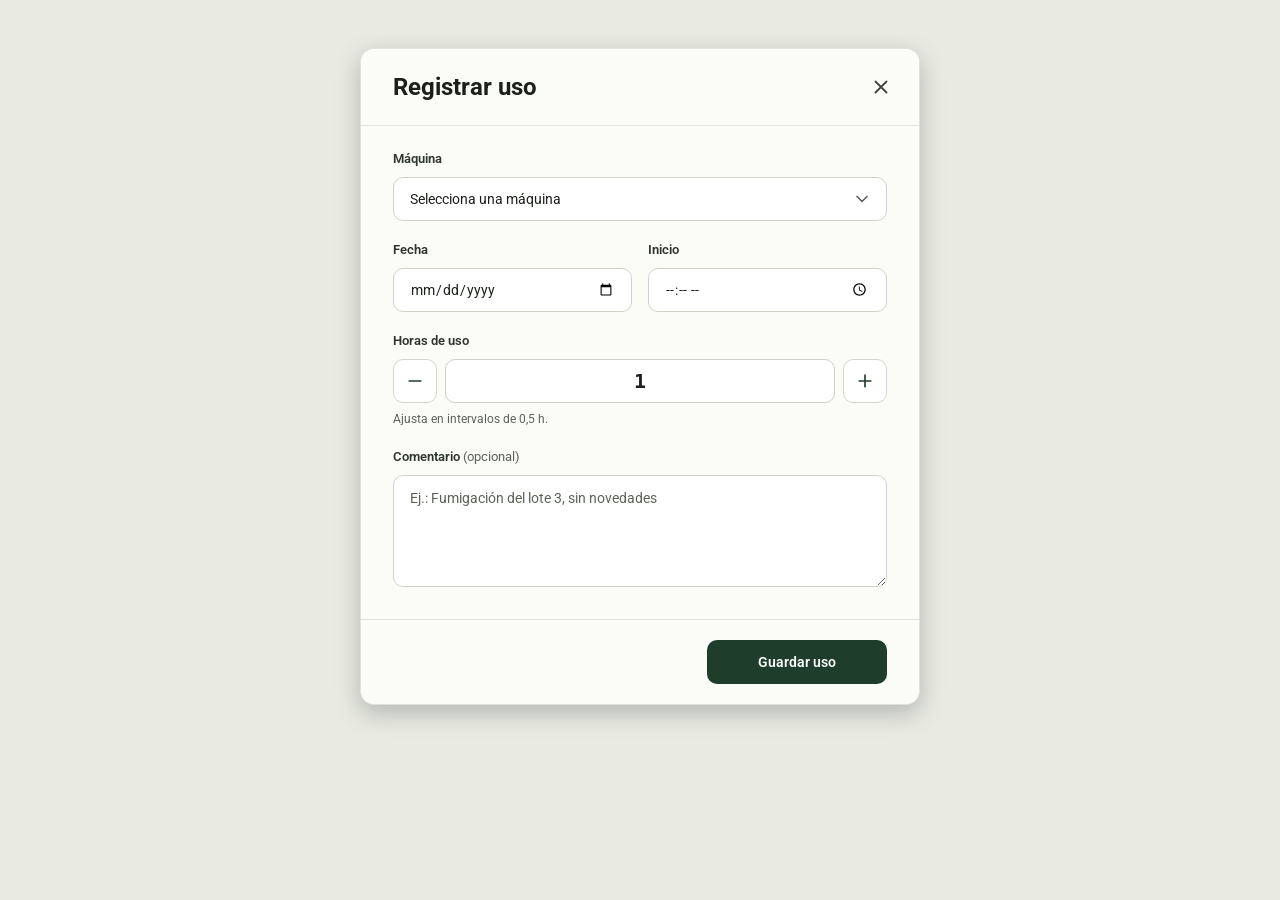
<file: pages/registrar-uso.html>
<!DOCTYPE html>
<html lang="es">
<head>
    <meta charset="UTF-8">
    <meta name="viewport" content="width=device-width, initial-scale=1.0">
    <meta name="description" content="AgroFix: registra las horas de uso de una máquina.">
    <title>AgroFix | Registrar uso</title>

    <link rel="preconnect" href="https://fonts.googleapis.com">
    <link rel="preconnect" href="https://fonts.gstatic.com" crossorigin>
    <link href="https://fonts.googleapis.com/css2?family=Roboto:ital,wght@0,100..900;1,100..900&display=swap" rel="stylesheet">

    <link rel="stylesheet" href="../assets/css/main.css">
    <link rel="stylesheet" href="../assets/css/components/form.css">
    <link rel="stylesheet" href="../assets/css/components/panel.css">
</head>
<body class="panel-page">
    <main class="panel">
        <header class="panel__header">
            <h1 class="panel__title">Registrar uso</h1>
            <a class="icon-btn" href="../index.html" aria-label="Cerrar registro de uso">
                <svg aria-hidden="true" focusable="false" xmlns="http://www.w3.org/2000/svg" width="22" height="22" viewBox="0 0 24 24" fill="none" stroke="currentColor" stroke-width="2" stroke-linecap="round"><path d="M18 6 6 18M6 6l12 12"/></svg>
            </a>
        </header>

        <form class="panel__content" action="#" method="post">
            <div class="panel__body">
                <div class="field">
                    <label class="field__label" for="uso-maquina">Máquina</label>
                    <select class="field__control field__control--select" id="uso-maquina" name="maquina" required>
                        <option value="" disabled selected>Selecciona una máquina</option>
                        <!-- Las opciones se cargarán desde la base de datos (data/maquinas.json) -->
                        <option value="FU-0H">FU-0H · Fumigadora Jacto Arbus 400</option>
                    </select>
                </div>

                <div class="field-row">
                    <div class="field">
                        <label class="field__label" for="uso-fecha">Fecha</label>
                        <input class="field__control" id="uso-fecha" name="fecha" type="date" required>
                    </div>

                    <div class="field">
                        <label class="field__label" for="uso-inicio">Inicio</label>
                        <input class="field__control" id="uso-inicio" name="inicio" type="time" required>
                    </div>
                </div>

                <div class="field">
                    <label class="field__label" for="uso-horas">Horas de uso</label>
                    <div class="stepper">
                        <button class="stepper__btn" type="button" aria-label="Restar 0,5 horas" aria-controls="uso-horas">
                            <svg aria-hidden="true" focusable="false" xmlns="http://www.w3.org/2000/svg" width="20" height="20" viewBox="0 0 24 24" fill="none" stroke="currentColor" stroke-width="2" stroke-linecap="round"><path d="M5 12h14"/></svg>
                        </button>
                        <input class="field__control stepper__input" id="uso-horas" name="horas" type="number" inputmode="decimal" min="0.5" max="24" step="0.5" value="1" required aria-describedby="uso-horas-hint">
                        <button class="stepper__btn" type="button" aria-label="Sumar 0,5 horas" aria-controls="uso-horas">
                            <svg aria-hidden="true" focusable="false" xmlns="http://www.w3.org/2000/svg" width="20" height="20" viewBox="0 0 24 24" fill="none" stroke="currentColor" stroke-width="2" stroke-linecap="round"><path d="M12 5v14M5 12h14"/></svg>
                        </button>
                    </div>
                    <p class="field__hint" id="uso-horas-hint">Ajusta en intervalos de 0,5 h.</p>
                </div>

                <div class="field">
                    <label class="field__label" for="uso-comentario">
                        Comentario <span class="field__optional">(opcional)</span>
                    </label>
                    <textarea class="field__control field__control--textarea" id="uso-comentario" name="comentario" rows="4" maxlength="500" placeholder="Ej.: Fumigación del lote 3, sin novedades"></textarea>
                </div>

            </div>

            <div class="panel__footer">
                <button class="btn btn--primary" type="submit">Guardar uso</button>
            </div>
        </form>
    </main>
</body>
</html>
</file>
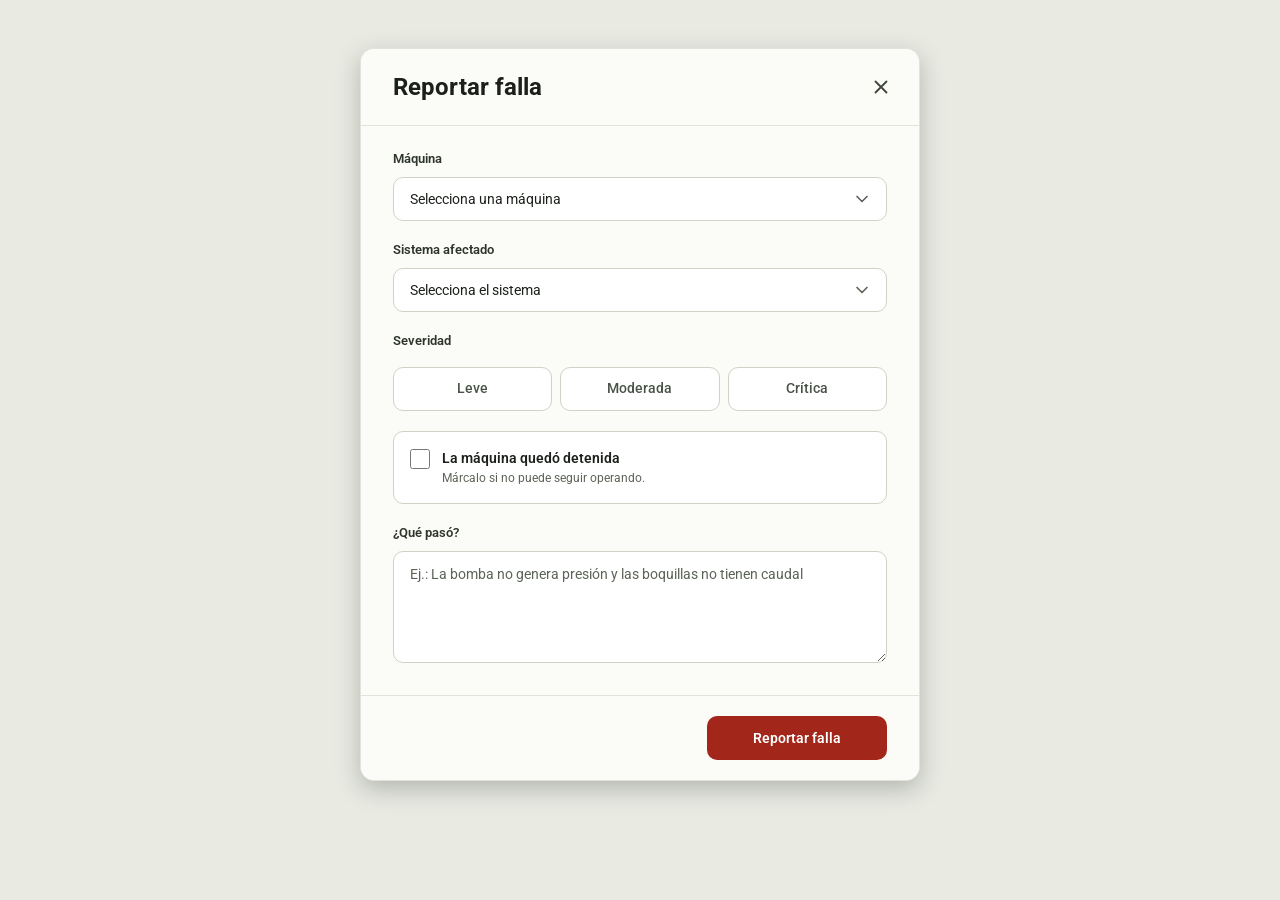
<file: pages/reportar-falla.html>
<!DOCTYPE html>
<html lang="es">
<head>
    <meta charset="UTF-8">
    <meta name="viewport" content="width=device-width, initial-scale=1.0">
    <meta name="description" content="AgroFix: reporta una falla en una máquina.">
    <title>AgroFix | Reportar falla</title>

    <link rel="preconnect" href="https://fonts.googleapis.com">
    <link rel="preconnect" href="https://fonts.gstatic.com" crossorigin>
    <link href="https://fonts.googleapis.com/css2?family=Roboto:ital,wght@0,100..900;1,100..900&display=swap" rel="stylesheet">

    <link rel="stylesheet" href="../assets/css/main.css">
    <link rel="stylesheet" href="../assets/css/components/form.css">
    <link rel="stylesheet" href="../assets/css/components/panel.css">
</head>
<body class="panel-page">
    <main class="panel">
        <header class="panel__header">
            <h1 class="panel__title">Reportar falla</h1>
            <a class="icon-btn" href="../index.html" aria-label="Cerrar reporte de falla">
                <svg aria-hidden="true" focusable="false" xmlns="http://www.w3.org/2000/svg" width="22" height="22" viewBox="0 0 24 24" fill="none" stroke="currentColor" stroke-width="2" stroke-linecap="round"><path d="M18 6 6 18M6 6l12 12"/></svg>
            </a>
        </header>

        <form class="panel__content" action="#" method="post">
            <div class="panel__body">
                <div class="field">
                    <label class="field__label" for="falla-maquina">Máquina</label>
                    <select class="field__control field__control--select" id="falla-maquina" name="maquina" required>
                        <option value="" disabled selected>Selecciona una máquina</option>
                        <!-- Las opciones se cargarán desde la base de datos (data/maquinas.json) -->
                        <option value="FU-0H">FU-0H · Fumigadora Jacto Arbus 400</option>
                    </select>
                </div>

                <div class="field">
                    <label class="field__label" for="falla-sistema">Sistema afectado</label>
                    <select class="field__control field__control--select" id="falla-sistema" name="sistema" required>
                        <option value="" disabled selected>Selecciona el sistema</option>
                        <option value="motor">Motor</option>
                        <option value="electrico">Eléctrico</option>
                        <option value="hidraulico">Hidráulico</option>
                        <option value="transmision">Transmisión</option>
                        <option value="bomba-boquillas">Bomba y boquillas</option>
                        <option value="frenos-direccion">Frenos y dirección</option>
                        <option value="llantas-rodaje">Llantas y rodaje</option>
                        <option value="estructura">Estructura y chasis</option>
                        <option value="otro">Otro</option>
                    </select>
                </div>

                <fieldset class="field">
                    <legend class="field__label">Severidad</legend>
                    <div class="choice-group">
                        <label class="choice choice--leve">
                            <input class="choice__input" type="radio" name="severidad" value="leve" required>
                            <span class="choice__text">Leve</span>
                        </label>
                        <label class="choice choice--moderada">
                            <input class="choice__input" type="radio" name="severidad" value="moderada">
                            <span class="choice__text">Moderada</span>
                        </label>
                        <label class="choice choice--critica">
                            <input class="choice__input" type="radio" name="severidad" value="critica">
                            <span class="choice__text">Crítica</span>
                        </label>
                    </div>
                </fieldset>

                <label class="check">
                    <input class="check__input" type="checkbox" name="detenida" value="si">
                    <span class="check__text">
                        <span class="check__title">La máquina quedó detenida</span>
                        <span class="field__hint">Márcalo si no puede seguir operando.</span>
                    </span>
                </label>

                <div class="field">
                    <label class="field__label" for="falla-descripcion">¿Qué pasó?</label>
                    <textarea class="field__control field__control--textarea" id="falla-descripcion" name="descripcion" rows="4" maxlength="500" required placeholder="Ej.: La bomba no genera presión y las boquillas no tienen caudal"></textarea>
                </div>
            </div>

            <div class="panel__footer">
                <button class="btn btn--danger" type="submit">Reportar falla</button>
            </div>
        </form>
    </main>
</body>
</html>
</file>
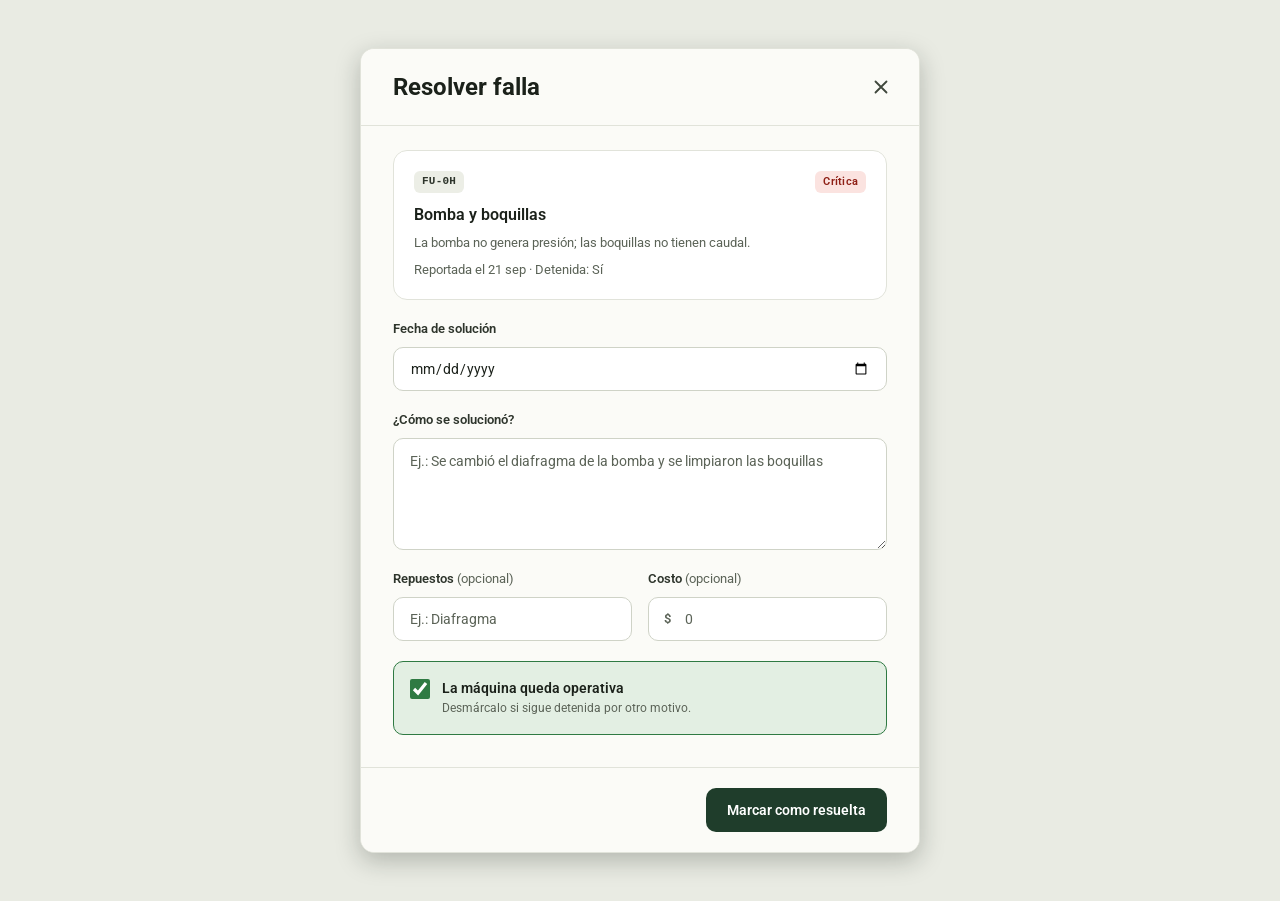
<file: pages/resolver-falla.html>
<!DOCTYPE html>
<html lang="es">
<head>
    <meta charset="UTF-8">
    <meta name="viewport" content="width=device-width, initial-scale=1.0">
    <meta name="description" content="AgroFix: marca una falla como resuelta.">
    <title>AgroFix | Resolver falla</title>

    <link rel="preconnect" href="https://fonts.googleapis.com">
    <link rel="preconnect" href="https://fonts.gstatic.com" crossorigin>
    <link href="https://fonts.googleapis.com/css2?family=Roboto:ital,wght@0,100..900;1,100..900&display=swap" rel="stylesheet">

    <link rel="stylesheet" href="../assets/css/main.css">
    <link rel="stylesheet" href="../assets/css/components/form.css">
    <link rel="stylesheet" href="../assets/css/components/panel.css">
</head>
<body class="panel-page">
    <main class="panel">
        <header class="panel__header">
            <h1 class="panel__title">Resolver falla</h1>
            <a class="icon-btn" href="./fallas.html" aria-label="Cerrar resolución de falla">
                <svg aria-hidden="true" focusable="false" xmlns="http://www.w3.org/2000/svg" width="22" height="22" viewBox="0 0 24 24" fill="none" stroke="currentColor" stroke-width="2" stroke-linecap="round"><path d="M18 6 6 18M6 6l12 12"/></svg>
            </a>
        </header>

        <form class="panel__content" action="#" method="post">
            <div class="panel__body">
                <section class="card" aria-labelledby="falla-resumen-title">
                    <header class="card__header">
                        <span class="badge badge--code">FU-0H</span>
                        <span class="badge badge--danger">Crítica</span>
                    </header>
                    <h2 id="falla-resumen-title" class="card__title">Bomba y boquillas</h2>
                    <p class="card__text">La bomba no genera presión; las boquillas no tienen caudal.</p>
                    <p class="card__text">
                        Reportada el <time datetime="09-21">21 sep</time>
                        <span aria-hidden="true">·</span>
                        Detenida: Sí
                    </p>
                </section>

                <div class="field">
                    <label class="field__label" for="resolver-fecha">Fecha de solución</label>
                    <input class="field__control" id="resolver-fecha" name="fecha" type="date" required>
                </div>

                <div class="field">
                    <label class="field__label" for="resolver-solucion">¿Cómo se solucionó?</label>
                    <textarea class="field__control field__control--textarea" id="resolver-solucion" name="solucion" rows="4" maxlength="500" required placeholder="Ej.: Se cambió el diafragma de la bomba y se limpiaron las boquillas"></textarea>
                </div>

                <div class="field-row">
                    <div class="field">
                        <label class="field__label" for="resolver-repuestos">
                            Repuestos <span class="field__optional">(opcional)</span>
                        </label>
                        <input class="field__control" id="resolver-repuestos" name="repuestos" type="text" maxlength="120" placeholder="Ej.: Diafragma">
                    </div>

                    <div class="field">
                        <label class="field__label" for="resolver-costo">
                            Costo <span class="field__optional">(opcional)</span>
                        </label>
                        <div class="affix affix--start">
                            <span class="affix__text" aria-hidden="true">$</span>
                            <input class="field__control" id="resolver-costo" name="costo" type="number" inputmode="numeric" min="0" step="1000" placeholder="0">
                        </div>
                    </div>
                </div>

                <label class="check check--ok">
                    <input class="check__input" type="checkbox" name="operativa" value="si" checked>
                    <span class="check__text">
                        <span class="check__title">La máquina queda operativa</span>
                        <span class="field__hint">Desmárcalo si sigue detenida por otro motivo.</span>
                    </span>
                </label>
            </div>

            <div class="panel__footer">
                <button class="btn btn--primary" type="submit">Marcar como resuelta</button>
            </div>
        </form>
    </main>
</body>
</html>
</file>
<file: assets/css/main.css>
@import url("variables.css");
@import url("reset.css");

/* ------------------------- BASE (mobile first) ------------------------- */
body {
    min-height: 100vh;
    min-height: 100dvh;
    padding: var(--space-4);
    /* Deja espacio para el menú inferior fijo */
    padding-bottom: calc(var(--m-bottomnav-h) + env(safe-area-inset-bottom) + var(--space-6));
    background: var(--bg-canvas);
    color: var(--text);
    font-family: var(--main-font);
    font-size: var(--m-text-base);
    line-height: var(--line-height-body);
}

:focus-visible {
    outline: 2px solid var(--brand-focus);
    outline-offset: 2px;
}

.visually-hidden {
    position: absolute;
    width: 1px;
    height: 1px;
    padding: 0;
    margin: -1px;
    overflow: hidden;
    clip: rect(0, 0, 0, 0);
    white-space: nowrap;
    border: 0;
}

/* ------------------------- LAYOUT ------------------------- */
.page-header,
.page-main {
    width: 100%;
    max-width: var(--content-max-w);
    margin-inline: auto;
}

.page-header {
    padding: var(--space-2) 0 var(--space-4);
}

.page-header__title {
    font-size: var(--m-text-h1);
    font-weight: var(--weight-bold);
}

.section-header {
    display: flex;
    align-items: center;
    justify-content: space-between;
    gap: var(--space-2);
    margin-bottom: var(--space-3);
}

.section-header__title {
    font-size: var(--text-h2);
    font-weight: var(--weight-semibold);
}

/* ------------------------- COMPONENTES COMPARTIDOS ------------------------- */
/* Contador */
.counter {
    display: inline-flex;
    align-items: center;
    justify-content: center;
    min-width: var(--chip-h);
    height: var(--chip-h);
    padding: 0 var(--space-2);
    border: 1px solid var(--border);
    border-radius: var(--radius-pill);
    background: var(--surface);
    color: var(--text-nav);
    font-size: var(--text-xs);
    font-weight: var(--weight-semibold);
}

/* Chips de código y estado */
.badge {
    display: inline-flex;
    align-items: center;
    height: 22px;
    padding: 0 var(--space-2);
    border-radius: var(--radius-xs);
    font-size: var(--text-overline);
    font-weight: var(--weight-semibold);
    letter-spacing: 0.02em;
    white-space: nowrap;
}

.badge--code {
    background: var(--surface-muted);
    color: var(--text-label);
    font-family: var(--font-mono);
}

.badge--danger {
    background: var(--bad-bg);
    color: var(--bad-text);
}

.badge--ok {
    background: var(--ok-bg);
    color: var(--ok-text);
}

.badge--info {
    background: var(--info-bg);
    color: var(--info-text);
}

/* Botones */
.btn {
    display: inline-flex;
    align-items: center;
    justify-content: center;
    gap: var(--space-2);
    min-height: var(--control-h-m);
    padding: 0 var(--space-5);
    border: 1px solid transparent;
    border-radius: var(--radius-lg);
    font-size: var(--m-text-base);
    font-weight: var(--weight-semibold);
    transition: background-color 0.2s ease;
}

.btn--primary {
    background: var(--brand);
    color: var(--brand-on);
}

.btn--primary:hover {
    background: var(--brand-hover);
}

.btn--danger {
    background: var(--danger);
    color: var(--brand-on);
}

.btn--danger:hover {
    background: var(--danger-hover);
}

/* Botón circular solo con ícono (cerrar, etc.) */
.icon-btn {
    display: inline-flex;
    flex-shrink: 0;
    align-items: center;
    justify-content: center;
    width: var(--control-h);
    height: var(--control-h);
    border-radius: var(--radius-pill);
    color: var(--text-nav);
    transition: background-color 0.2s ease, color 0.2s ease;
}

.icon-btn:hover {
    background: var(--surface-muted);
    color: var(--text);
}

/* Tarjetas */
.card-grid {
    display: grid;
    grid-template-columns: 1fr;
    gap: var(--space-3);
}

.card {
    display: flex;
    flex-direction: column;
    gap: var(--space-2);
    height: 100%;
    padding: var(--space-4);
    background: var(--surface);
    border: 1px solid var(--border);
    border-radius: var(--radius-card-m);
}

.card__header {
    display: flex;
    align-items: center;
    justify-content: space-between;
    gap: var(--space-2);
    margin-bottom: var(--space-1);
}

.card__title {
    font-size: var(--m-text-input);
    font-weight: var(--weight-semibold);
    line-height: 1.3;
}

.card__text {
    color: var(--text-muted);
    font-size: var(--text-sm);
}

/* Tarjeta clickeable: el enlace del título cubre toda la tarjeta */
.card--link {
    position: relative;
    transition: border-color 0.2s ease, box-shadow 0.2s ease, transform 0.2s ease;
}

.card--link:hover {
    border-color: var(--border-strong);
    box-shadow: var(--shadow-seg);
    transform: translateY(-2px);
}

.card__link::after {
    content: "";
    position: absolute;
    inset: 0;
    border-radius: inherit;
}

@supports selector(:has(a)) {
    .card__link:focus-visible {
        outline: none;
    }

    .card--link:has(.card__link:focus-visible) {
        outline: 2px solid var(--brand-focus);
        outline-offset: 2px;
    }
}

/* Barra de progreso */
.progress {
    height: var(--bar-h);
    overflow: hidden;
    background: var(--surface-muted);
    border-radius: var(--radius-pill);
}

.progress__fill {
    display: block;
    width: var(--progress, 0%);
    height: 100%;
    background: var(--ok-fill);
    border-radius: inherit;
}

/* ------------------------- TABLET ------------------------- */
@media (min-width: 768px) {
    body {
        /* Menú lateral compacto a la izquierda */
        padding: var(--space-6) var(--space-6) var(--space-8) calc(var(--nav-rail-w) + var(--space-6));
        font-size: var(--text-base);
    }

    .page-header {
        padding: 0 0 var(--space-6);
    }

    .page-header__title {
        font-size: var(--text-h1);
    }

    .btn {
        min-height: var(--control-h);
        border-radius: var(--radius-md);
        font-size: var(--text-base);
    }

    .card-grid {
        grid-template-columns: repeat(auto-fill, minmax(280px, 1fr));
        gap: var(--space-4);
    }

    .card {
        padding: var(--space-5);
        border-radius: var(--radius-card);
    }
}

/* ------------------------- DESKTOP ------------------------- */
@media (min-width: 1024px) {
    body {
        /* Menú lateral completo */
        padding: var(--space-8) var(--space-8) var(--space-12) calc(var(--sidebar-w) + var(--space-8));
    }

    .page-header {
        padding-bottom: var(--space-8);
    }

    .card-grid {
        grid-template-columns: repeat(auto-fill, minmax(300px, 1fr));
        gap: var(--space-5);
    }
}
</file>
<file: assets/css/components/navbar.css>
/* ------------------------- NAVBAR ------------------------- */
/* Mobile: barra inferior fija. Tablet: menú lateral compacto. Desktop: menú lateral completo. */
.navbar {
    position: fixed;
    right: 0;
    bottom: 0;
    left: 0;
    z-index: 1000;
    height: calc(var(--m-bottomnav-h) + env(safe-area-inset-bottom));
    padding-bottom: env(safe-area-inset-bottom);
    background: var(--surface);
    border-top: 1px solid var(--border);
}

.navbar__brand {
    display: none;
}

.navbar__list {
    display: grid;
    grid-template-columns: repeat(4, 1fr);
    height: 100%;
}

.navbar__link {
    position: relative;
    display: flex;
    flex-direction: column;
    align-items: center;
    justify-content: center;
    gap: var(--space-1);
    height: 100%;
    color: var(--text-muted);
    font-size: var(--m-text-nav);
    font-weight: var(--weight-medium);
    transition: color 0.2s ease, background-color 0.2s ease;
}

.navbar__link svg {
    width: 22px;
    height: 22px;
}

.navbar__link:focus-visible {
    outline-offset: -4px;
}

.navbar__link[aria-current="page"] {
    color: var(--brand);
    font-weight: var(--weight-bold);
}

/* Indicador superior de la sección activa */
.navbar__link[aria-current="page"]::before {
    content: "";
    position: absolute;
    top: 0;
    width: 32px;
    height: 3px;
    border-radius: 0 0 var(--radius-pill) var(--radius-pill);
    background: var(--brand);
}

/* ------------------------- TABLET ------------------------- */
@media (min-width: 768px) {
    .navbar {
        top: 0;
        right: auto;
        display: flex;
        flex-direction: column;
        gap: var(--space-6);
        width: var(--nav-rail-w);
        height: auto;
        padding: var(--space-6) var(--space-2);
        background: var(--bg-sidebar);
        border-top: 0;
        border-right: 1px solid var(--border);
    }

    .navbar__brand {
        display: block;
        color: var(--brand);
        font-size: var(--text-base);
        font-weight: var(--weight-bold);
        text-align: center;
    }

    .navbar__list {
        display: flex;
        flex: 1;
        flex-direction: column;
        gap: var(--space-2);
        height: auto;
    }

    /* "Más" queda al final del menú */
    .navbar__list li:last-child {
        margin-top: auto;
    }

    .navbar__link {
        height: auto;
        padding: var(--space-3) var(--space-1);
        border-radius: var(--radius-lg);
        font-size: var(--text-xs);
    }

    .navbar__link:hover {
        background: var(--surface-muted);
        color: var(--text);
    }

    .navbar__link[aria-current="page"],
    .navbar__link[aria-current="page"]:hover {
        background: var(--brand);
        color: var(--brand-on);
    }

    .navbar__link[aria-current="page"]::before {
        content: none;
    }
}

/* ------------------------- DESKTOP ------------------------- */
@media (min-width: 1024px) {
    .navbar {
        width: var(--sidebar-w);
        padding: var(--space-6) var(--space-4);
    }

    .navbar__brand {
        padding: 0 var(--space-3);
        font-size: var(--text-logo);
        text-align: left;
    }

    .navbar__link {
        flex-direction: row;
        justify-content: flex-start;
        gap: var(--space-3);
        min-height: var(--control-h);
        padding: 0 var(--space-3);
        border-radius: var(--radius-md);
        font-size: var(--text-base);
    }

    .navbar__link svg {
        width: var(--icon-size);
        height: var(--icon-size);
    }
}
</file>
<file: assets/css/pages-styles/index.css>
/* ------------------------- HEADER ------------------------- */
.index__header {
    display: flex;
    flex-direction: column;
    gap: var(--space-1);
}

.index__header-date {
    color: var(--text-muted);
    font-size: var(--text-sm);
}

/* ------------------------- ACCIONES RÁPIDAS ------------------------- */
.index__actions-list {
    display: grid;
    grid-template-columns: repeat(2, minmax(0, 1fr));
    gap: var(--space-3);
}

/* La última acción ocupa todo el ancho en mobile */
.index__action:last-child {
    grid-column: 1 / -1;
}

.index__action-link {
    display: flex;
    flex-direction: column;
    gap: var(--space-3);
    height: 100%;
    padding: var(--space-4);
    background: var(--surface);
    border: 1px solid var(--border);
    border-radius: var(--radius-card-m);
    color: var(--text-sync);
    font-size: var(--text-h3);
    font-weight: var(--weight-semibold);
    line-height: 1.3;
    transition: border-color 0.2s ease, box-shadow 0.2s ease, transform 0.2s ease;
}

.index__action:last-child .index__action-link {
    flex-direction: row;
    align-items: center;
}

.index__action-link:hover {
    border-color: var(--border-strong);
    box-shadow: var(--shadow-seg);
    transform: translateY(-2px);
}

.index__action-icon {
    display: inline-flex;
    flex-shrink: 0;
    align-items: center;
    justify-content: center;
    width: 40px;
    height: 40px;
    border-radius: var(--radius-lg);
}

.index__action-icon--green {
    background: var(--ok-bg);
    color: var(--ok-fill);
}

.index__action-icon--red {
    background: var(--bad-bg);
    color: var(--danger);
}

.index__action-icon--blue {
    background: var(--info-bg);
    color: var(--info-fill);
}

.index__action-icon--yellow {
    background: var(--warn-bg);
    color: var(--warn-text);
}

.index__action-icon--purple {
    background: var(--purple-bg);
    color: var(--purple-fill);
}

/* ------------------------- REQUIEREN REVISIÓN ------------------------- */
.index__review {
    margin-top: var(--space-6);
}

/* ------------------------- TABLET ------------------------- */
@media (min-width: 768px) {
    .index__actions-list {
        grid-template-columns: repeat(3, minmax(0, 1fr));
        gap: var(--space-4);
    }

    /* 3 + 2: la última acción completa la segunda fila */
    .index__action:last-child {
        grid-column: span 2;
    }

    .index__action-link {
        padding: var(--space-5);
        border-radius: var(--radius-card);
    }

    .index__review {
        margin-top: var(--space-8);
    }
}

/* ------------------------- DESKTOP ------------------------- */
@media (min-width: 1024px) {
    .index__actions-list {
        grid-template-columns: repeat(5, minmax(0, 1fr));
    }

    .index__action:last-child {
        grid-column: auto;
    }

    .index__action:last-child .index__action-link {
        flex-direction: column;
        align-items: stretch;
    }

    .index__action-icon {
        width: 44px;
        height: 44px;
    }

    .index__review {
        margin-top: var(--space-12);
    }
}
</file>
<file: assets/css/pages-styles/fallas.css>
/* ------------------------- FILTRO (CONTROL SEGMENTADO) ------------------------- */
.segmented {
    display: grid;
    grid-template-columns: repeat(2, 1fr);
    gap: var(--space-1);
    margin-bottom: var(--space-4);
    padding: var(--space-1);
    background: var(--border-input);
    border-radius: var(--radius-lg);
}

.segmented__btn {
    display: inline-flex;
    align-items: center;
    justify-content: center;
    gap: var(--space-2);
    min-height: var(--control-h);
    border-radius: var(--radius-sm);
    color: var(--text-seg);
    font-size: var(--text-base);
    font-weight: var(--weight-medium);
    transition: background-color 0.2s ease, color 0.2s ease;
}

.segmented__btn:hover {
    color: var(--text);
}

.segmented__btn[aria-pressed="true"] {
    background: var(--surface);
    box-shadow: var(--shadow-seg);
    color: var(--text);
    font-weight: var(--weight-semibold);
}

.segmented__count {
    display: inline-flex;
    align-items: center;
    justify-content: center;
    min-width: 22px;
    height: 20px;
    padding: 0 6px;
    border-radius: var(--radius-pill);
    background: var(--surface-muted);
    font-size: var(--text-xs);
}

.segmented__btn[aria-pressed="true"] .segmented__count {
    background: var(--brand);
    color: var(--brand-on);
}

/* ------------------------- TARJETA DE FALLA ------------------------- */
.fallas__card-description {
    color: var(--text);
    font-size: var(--m-text-base);
}

.fallas__card-meta {
    display: flex;
    flex-wrap: wrap;
    gap: var(--space-1);
    margin-bottom: var(--space-2);
    color: var(--text-muted);
    font-size: var(--text-sm);
}

/* Empuja el botón al fondo para alinear tarjetas de distinta altura */
.fallas__card-btn {
    width: 100%;
    margin-top: auto;
}

/* ------------------------- TABLET ------------------------- */
@media (min-width: 768px) {
    .segmented {
        max-width: 360px;
        margin-bottom: var(--space-6);
    }

    .segmented__btn {
        min-height: var(--control-h-sm);
    }

    .fallas__card-description {
        font-size: var(--text-base);
    }
}

/* ------------------------- DESKTOP ------------------------- */
@media (min-width: 1024px) {
    .segmented {
        margin-bottom: var(--space-8);
    }
}
</file>
<file: assets/css/components/panel.css>
/* ------------------------- PANEL ------------------------- */
/* Vista tipo panel (registrar uso, detalle de máquina...).
   Mobile: pantalla completa. Tablet y desktop: panel centrado. */

/* Sin menú de navegación: se anula el espacio reservado para la barra inferior */
body.panel-page {
    padding: 0;
    background: var(--bg-sidebar);
}

.panel {
    display: flex;
    flex-direction: column;
    min-height: 100vh;
    min-height: 100dvh;
}

.panel__header {
    position: sticky;
    top: 0;
    z-index: 10;
    display: flex;
    align-items: center;
    justify-content: space-between;
    gap: var(--space-3);
    min-height: var(--m-appbar-h);
    padding: var(--space-2) var(--space-2) var(--space-2) var(--space-4);
    background: var(--bg-sidebar);
    border-bottom: 1px solid var(--border);
}

.panel__title {
    font-size: var(--m-text-dialog);
    font-weight: var(--weight-bold);
}

/* Contenedor opcional (p. ej. un <form>) que agrupa cuerpo y pie */
.panel__content {
    display: flex;
    flex: 1;
    flex-direction: column;
}

.panel__body {
    display: flex;
    flex: 1;
    flex-direction: column;
    gap: var(--space-5);
    padding: var(--space-5) var(--space-4) var(--space-6);
}

/* Acción principal siempre visible al fondo en mobile */
.panel__footer {
    position: sticky;
    bottom: 0;
    padding: var(--space-4);
    padding-bottom: calc(var(--space-4) + env(safe-area-inset-bottom));
    background: var(--bg-sidebar);
    border-top: 1px solid var(--border);
}

.panel__footer .btn {
    width: 100%;
}

/* ------------------------- TABLET ------------------------- */
@media (min-width: 768px) {
    body.panel-page {
        display: flex;
        align-items: flex-start;
        justify-content: center;
        padding: var(--space-12) var(--space-6);
        background: var(--bg-canvas);
    }

    .panel {
        width: 100%;
        max-width: var(--drawer-w);
        min-height: 0;
        overflow: hidden;
        background: var(--bg-sidebar);
        border: 1px solid var(--border);
        border-radius: var(--radius-card);
        box-shadow: var(--shadow-toast);
    }

    .panel__header {
        position: static;
        min-height: var(--header-h);
        padding: var(--space-4) var(--space-4) var(--space-4) var(--space-8);
    }

    .panel__title {
        font-size: var(--text-dialog);
    }

    .panel__body {
        padding: var(--space-6) var(--space-8) var(--space-8);
    }

    .panel__footer {
        position: static;
        display: flex;
        justify-content: flex-end;
        padding: var(--space-5) var(--space-8);
    }

    .panel__footer .btn {
        width: auto;
        min-width: 180px;
    }
}

/* ------------------------- DESKTOP ------------------------- */
@media (min-width: 1024px) {
    body.panel-page {
        padding: var(--space-12) var(--space-8);
    }
}
</file>
<file: assets/css/pages-styles/maquina.css>
/* ------------------------- DETALLE DE MÁQUINA ------------------------- */
.maquina__badges {
    display: flex;
    flex-wrap: wrap;
    align-items: center;
    gap: var(--space-2);
}

.maquina__body {
    gap: var(--space-6);
}

.maquina__name {
    font-size: var(--m-text-h1);
    font-weight: var(--weight-bold);
}

.maquina__actions {
    display: grid;
    grid-template-columns: repeat(2, minmax(0, 1fr));
    gap: var(--space-3);
}

/* ------------------------- INDICADORES ------------------------- */
.maquina__stats {
    display: grid;
    grid-template-columns: repeat(auto-fit, minmax(150px, 1fr));
    gap: var(--space-3);
}

.stat {
    display: flex;
    flex-direction: column;
    gap: var(--space-1);
    padding: var(--space-4);
    background: var(--surface);
    border: 1px solid var(--border);
    border-radius: var(--radius-card-m);
}

.stat__label {
    color: var(--text-muted);
    font-size: var(--text-overline);
    font-weight: var(--weight-semibold);
    letter-spacing: var(--tracking-overline);
    text-transform: uppercase;
}

.stat__value {
    font-family: var(--font-mono);
    font-size: var(--m-text-appbar);
    font-weight: var(--weight-semibold);
    line-height: 1.2;
}

.stat__hint {
    color: var(--text-muted);
    font-size: var(--text-xs);
}

.stat__progress {
    margin-top: var(--space-2);
}

/* ------------------------- HISTORIAL (LÍNEA DE TIEMPO) ------------------------- */
.maquina__history {
    display: flex;
    flex-direction: column;
    gap: var(--space-4);
}

.timeline {
    display: flex;
    flex-direction: column;
}

.timeline__item {
    position: relative;
    display: grid;
    grid-template-columns: 32px 1fr;
    column-gap: var(--space-3);
    padding-bottom: var(--space-5);
}

/* Línea vertical que une los eventos */
.timeline__item::before {
    content: "";
    position: absolute;
    top: 36px;
    bottom: 4px;
    left: 15px;
    width: 2px;
    border-radius: var(--radius-pill);
    background: var(--surface-segmented);
}

.timeline__item:last-child {
    padding-bottom: 0;
}

.timeline__item:last-child::before {
    content: none;
}

.timeline__marker {
    display: inline-flex;
    align-items: center;
    justify-content: center;
    width: 32px;
    height: 32px;
    border-radius: var(--radius-pill);
}

.timeline__marker svg {
    width: 16px;
    height: 16px;
}

.timeline__marker--uso {
    background: var(--ok-bg);
    color: var(--ok-fill);
}

.timeline__marker--falla {
    background: var(--bad-bg);
    color: var(--danger);
}

.timeline__marker--mant {
    background: var(--info-bg);
    color: var(--info-fill);
}

.timeline__content {
    display: flex;
    flex-direction: column;
    gap: var(--space-1);
    min-width: 0;
    padding-top: var(--space-1);
}

.timeline__header {
    display: flex;
    flex-wrap: wrap;
    align-items: center;
    gap: var(--space-2);
}

.timeline__date {
    margin-left: auto;
    color: var(--text-muted);
    font-size: var(--text-xs);
}

.timeline__title {
    font-size: var(--text-base);
    font-weight: var(--weight-semibold);
}

.timeline__meta {
    color: var(--text-muted);
    font-size: var(--text-sm);
}

/* ------------------------- TABLET ------------------------- */
@media (min-width: 768px) {
    .maquina__body {
        gap: var(--space-8);
    }

    .maquina__name {
        font-size: var(--text-h1);
    }

    .stat {
        padding: var(--space-5);
        border-radius: var(--radius-card);
    }

    .stat__value {
        font-size: var(--text-kpi);
    }

    .timeline__item {
        grid-template-columns: 36px 1fr;
        column-gap: var(--space-4);
        padding-bottom: var(--space-6);
    }

    .timeline__item::before {
        top: 40px;
        left: 17px;
    }

    .timeline__marker {
        width: 36px;
        height: 36px;
    }

    .timeline__marker svg {
        width: 18px;
        height: 18px;
    }
}
</file>
<file: assets/css/pages-styles/maquinas.css>
/* ------------------------- BUSCADOR ------------------------- */
.maquinas__search {
    margin-bottom: var(--space-4);
}

.maquinas__search-input {
    width: 100%;
    height: var(--control-h-m);
    -webkit-appearance: none;
    appearance: none;
    padding: 0 var(--space-4) 0 44px;
    background: var(--surface) url("data:image/svg+xml,%3Csvg xmlns='http://www.w3.org/2000/svg' width='20' height='20' viewBox='0 0 24 24' fill='none' stroke='%235B6357' stroke-width='2' stroke-linecap='round'%3E%3Ccircle cx='11' cy='11' r='7'/%3E%3Cpath d='m20 20-3.5-3.5'/%3E%3C/svg%3E") no-repeat 14px center;
    border: 1px solid var(--border-input);
    border-radius: var(--radius-lg);
    /* 16px evita el zoom automático en iOS */
    font-size: var(--m-text-input);
    transition: border-color 0.2s ease;
}

.maquinas__search-input::placeholder {
    color: var(--text-muted);
}

.maquinas__search-input:focus-visible {
    border-color: var(--brand-focus);
    outline-offset: 0;
}

/* ------------------------- TARJETA DE MÁQUINA ------------------------- */
.maquinas__card-stats {
    display: flex;
    align-items: baseline;
    justify-content: space-between;
    gap: var(--space-2);
    margin-top: var(--space-2);
}

.maquinas__card-hours {
    font-family: var(--font-mono);
    font-size: var(--text-stat);
    font-weight: var(--weight-semibold);
}

.maquinas__card-maint {
    color: var(--text-muted);
    font-size: var(--text-sm);
}

/* ------------------------- TABLET ------------------------- */
@media (min-width: 768px) {
    .maquinas__search {
        max-width: 420px;
        margin-bottom: var(--space-6);
    }

    .maquinas__search-input {
        height: var(--control-h);
        border-radius: var(--radius-md);
        font-size: var(--text-base);
    }
}

/* ------------------------- DESKTOP ------------------------- */
@media (min-width: 1024px) {
    .maquinas__search {
        margin-bottom: var(--space-8);
    }
}
</file>
<file: assets/css/components/form.css>
/* ------------------------- FORMULARIOS ------------------------- */
/* Componentes reutilizables: campo, fila de campos, campo con unidad, stepper, opciones y casilla. */
.field {
    display: flex;
    flex-direction: column;
    gap: var(--space-2);
    min-width: 0;
}

/* Un <fieldset class="field"> se ve igual que un campo normal */
fieldset.field {
    border: 0;
}

legend.field__label {
    float: left;
    width: 100%;
    margin-bottom: var(--space-2);
}

legend.field__label + * {
    clear: both;
}

.field__label {
    color: var(--text-label);
    font-size: var(--text-sm);
    font-weight: var(--weight-semibold);
}

.field__optional {
    color: var(--text-muted);
    font-weight: var(--weight-regular);
}

.field__hint {
    color: var(--text-muted);
    font-size: var(--text-xs);
}

.field__control {
    width: 100%;
    min-width: 0;
    height: var(--control-h-m);
    padding: 0 var(--space-4);
    background: var(--surface);
    border: 1px solid var(--border-input);
    border-radius: var(--radius-lg);
    color: var(--text);
    /* 16px evita el zoom automático en iOS */
    font-size: var(--m-text-input);
    color-scheme: light;
    transition: border-color 0.2s ease;
}

.field__control::placeholder {
    color: var(--text-muted);
}

.field__control:hover {
    border-color: var(--border-strong);
}

.field__control:focus-visible {
    border-color: var(--brand-focus);
    outline-offset: 0;
}

.field__control--select {
    -webkit-appearance: none;
    appearance: none;
    padding-right: 44px;
    background: var(--surface) url("data:image/svg+xml,%3Csvg xmlns='http://www.w3.org/2000/svg' width='20' height='20' viewBox='0 0 24 24' fill='none' stroke='%235B6357' stroke-width='2' stroke-linecap='round' stroke-linejoin='round'%3E%3Cpath d='m6 9 6 6 6-6'/%3E%3C/svg%3E") no-repeat right 14px center;
    cursor: pointer;
}

.field__control--textarea {
    height: auto;
    min-height: 112px;
    padding: var(--space-3) var(--space-4);
    line-height: var(--line-height-body);
    resize: vertical;
}

/* Dos campos lado a lado que se apilan si no hay espacio */
.field-row {
    display: grid;
    grid-template-columns: repeat(auto-fit, minmax(140px, 1fr));
    gap: var(--space-4);
}

/* Campo con unidad al inicio ($) o al final (h) */
.affix {
    position: relative;
}

.affix__text {
    position: absolute;
    top: 0;
    bottom: 0;
    display: flex;
    align-items: center;
    color: var(--text-muted);
    font-size: var(--text-sm);
    font-weight: var(--weight-semibold);
    pointer-events: none;
}

.affix--start .affix__text {
    left: var(--space-4);
}

.affix--start .field__control {
    padding-left: 36px;
}

.affix--end .affix__text {
    right: var(--space-4);
}

.affix--end .field__control {
    padding-right: 40px;
}

/* Stepper: [ - ] [ valor ] [ + ] */
.stepper {
    display: grid;
    grid-template-columns: var(--control-h-m) 1fr var(--control-h-m);
    gap: var(--space-2);
}

.stepper__btn {
    display: inline-flex;
    align-items: center;
    justify-content: center;
    height: var(--control-h-m);
    background: var(--surface);
    border: 1px solid var(--border-strong);
    border-radius: var(--radius-lg);
    color: var(--brand);
    transition: background-color 0.2s ease;
}

.stepper__btn:hover {
    background: var(--brand-soft);
}

.stepper__input {
    font-family: var(--font-mono);
    font-size: var(--text-stat);
    font-weight: var(--weight-semibold);
    text-align: center;
    -moz-appearance: textfield;
    appearance: textfield;
}

/* Oculta las flechas nativas del input numérico */
.stepper__input::-webkit-inner-spin-button,
.stepper__input::-webkit-outer-spin-button {
    -webkit-appearance: none;
    margin: 0;
}

/* Opciones excluyentes (radio) con estilo de botón */
/* Tantas columnas iguales como opciones haya */
.choice-group {
    display: grid;
    grid-auto-columns: minmax(0, 1fr);
    grid-auto-flow: column;
    gap: var(--space-2);
}

.choice {
    --choice-bg: var(--brand-selected);
    --choice-text: var(--brand);
    --choice-border: var(--brand);
    position: relative;
    display: flex;
}

.choice--leve {
    --choice-bg: var(--info-bg);
    --choice-text: var(--info-text);
    --choice-border: var(--info-fill);
}

.choice--moderada {
    --choice-bg: var(--warn-bg);
    --choice-text: var(--warn-text);
    --choice-border: var(--warn-fill);
}

.choice--critica {
    --choice-bg: var(--bad-bg);
    --choice-text: var(--bad-text);
    --choice-border: var(--bad-fill);
}

.choice--preventivo {
    --choice-bg: var(--brand-soft);
    --choice-text: var(--brand);
    --choice-border: var(--brand);
}

.choice--correctivo {
    --choice-bg: var(--warn-bg);
    --choice-text: var(--warn-text);
    --choice-border: var(--warn-fill);
}

/* El radio queda invisible pero sigue siendo accesible y enfocable */
.choice__input {
    position: absolute;
    inset: 0;
    opacity: 0;
    cursor: pointer;
}

.choice__text {
    display: flex;
    flex: 1;
    align-items: center;
    justify-content: center;
    min-height: var(--control-h-m);
    padding: 0 var(--space-2);
    background: var(--surface);
    border: 1px solid var(--border-input);
    border-radius: var(--radius-lg);
    color: var(--text-seg);
    font-size: var(--text-base);
    font-weight: var(--weight-medium);
    text-align: center;
    transition: background-color 0.2s ease, border-color 0.2s ease, color 0.2s ease;
}

.choice:hover .choice__text {
    border-color: var(--border-strong);
}

.choice__input:checked + .choice__text {
    background: var(--choice-bg);
    border-color: var(--choice-border);
    box-shadow: inset 0 0 0 1px var(--choice-border);
    color: var(--choice-text);
    font-weight: var(--weight-semibold);
}

.choice__input:focus-visible + .choice__text {
    outline: 2px solid var(--brand-focus);
    outline-offset: 2px;
}

/* Casilla de verificación en una fila completa (roja por defecto, verde con --ok) */
.check {
    --check-bg: var(--bad-bg);
    --check-border: var(--bad-fill);
    --check-accent: var(--danger);
    display: flex;
    align-items: flex-start;
    gap: var(--space-3);
    padding: var(--space-4);
    background: var(--surface);
    border: 1px solid var(--border-input);
    border-radius: var(--radius-lg);
    cursor: pointer;
    transition: background-color 0.2s ease, border-color 0.2s ease;
}

.check--ok {
    --check-bg: var(--ok-bg);
    --check-border: var(--ok-fill);
    --check-accent: var(--ok-fill);
}

.check:hover {
    border-color: var(--border-strong);
}

.check__input {
    flex-shrink: 0;
    width: 20px;
    height: 20px;
    margin-top: 1px;
    accent-color: var(--check-accent);
    cursor: pointer;
}

.check__text {
    display: flex;
    flex-direction: column;
    gap: 2px;
}

.check__title {
    font-size: var(--text-base);
    font-weight: var(--weight-semibold);
}

@supports selector(:has(a)) {
    .check:has(.check__input:checked) {
        background: var(--check-bg);
        border-color: var(--check-border);
    }
}

/* ------------------------- TABLET ------------------------- */
@media (min-width: 768px) {
    .field__control {
        height: var(--control-h);
        border-radius: var(--radius-md);
        font-size: var(--text-base);
    }

    .field__control--textarea {
        height: auto;
    }

    .stepper {
        grid-template-columns: var(--control-h) 1fr var(--control-h);
    }

    .stepper__btn {
        height: var(--control-h);
        border-radius: var(--radius-md);
    }

    .stepper__input {
        font-size: var(--text-stat);
    }

    .choice__text {
        min-height: var(--control-h);
        border-radius: var(--radius-md);
    }

    .check {
        border-radius: var(--radius-md);
    }
}
</file>
